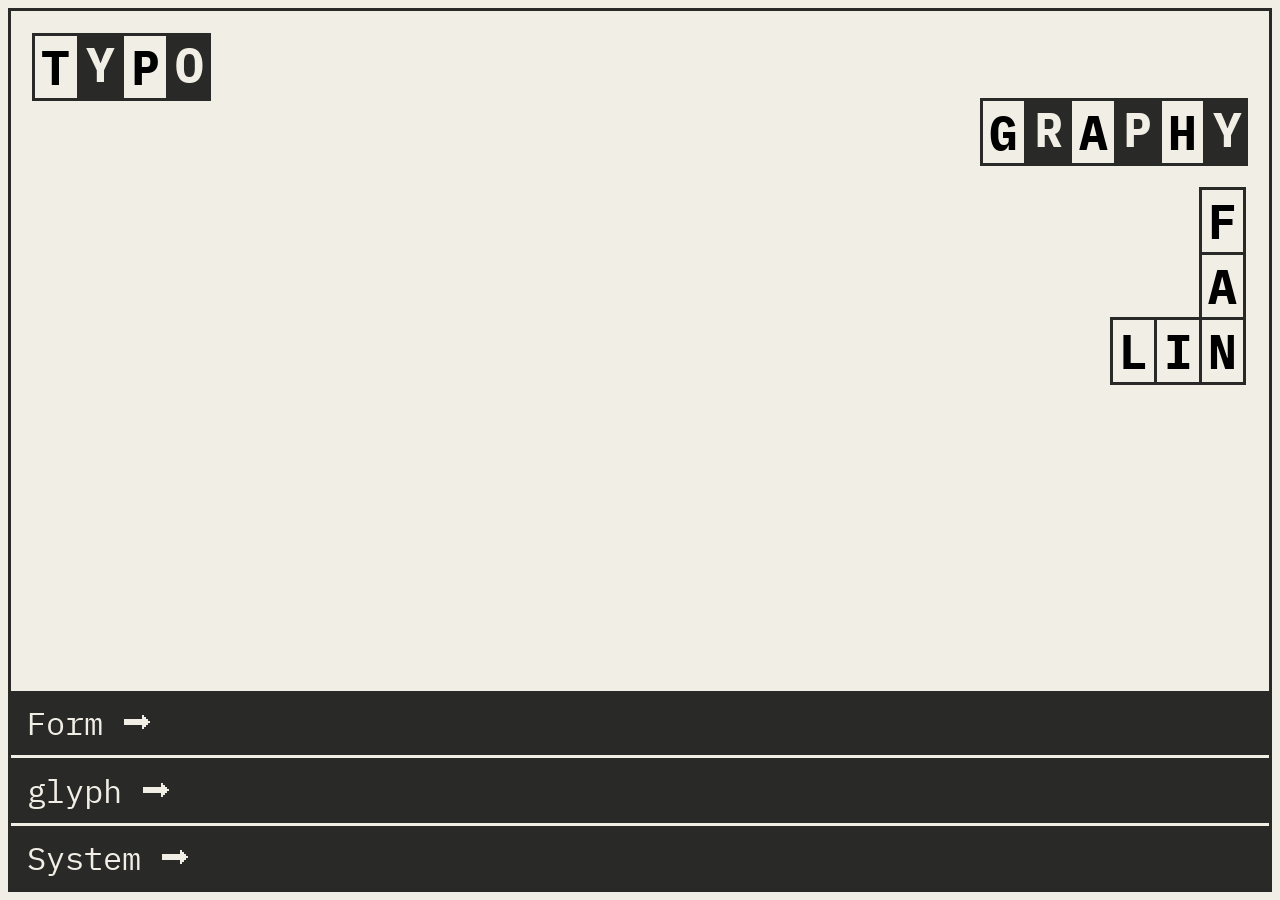
<file: index.html>
<html>
	<head>
		<meta name="viewport" content="width=device-width, initial-scale=1">
		<title>Binding</title>
		<style>
			@import 'styles/reset.css' layer(reset);
			/* @import 'styles/common.css' layer(common); */
			@import 'style.css' layer(page);
		</style>
		<link href="https://fonts.googleapis.com/css2?family=IBM+Plex+Mono:wght@400;500;600&display=swap" rel="stylesheet">
	</head>

	<body>
		<header>
			<section>
				<h1>T</h1>
				<h1 class="black">Y</h1>
				<h1>P</h1>
				<h1 class="black">O</h1>
			</section>

			<section>
				<h1>G</h1>
				<h1 class="black">R</h1>
				<h1>A</h1>
				<h1 class="black">P</h1>
				<h1>H</h1>
				<h1 class="black">Y</h1>
			</section>

			<section>
				<section>
					<h1>F</h1>
					<h1>A</h1>
				</section>

				<section>
					<h1>L</h1>
					<h1>I</h1>
					<h1>N</h1>
				</section>
			</section>

		</header>

		<nav>
			<ol>
				<li class="direction-1">
					<a href="A1-The Shape of Words">Form ⮕</a>
				</li>
				<li class="direction-2">
					<a href="A2-Typography as Discourse/">glyph ⮕</a>
				</li>
				<li class="direction-3">
					<a href="A3-A note on the type/">System ⮕</a>
				</li>
			</ol>
		</nav>
	</body>
</html>
</file>
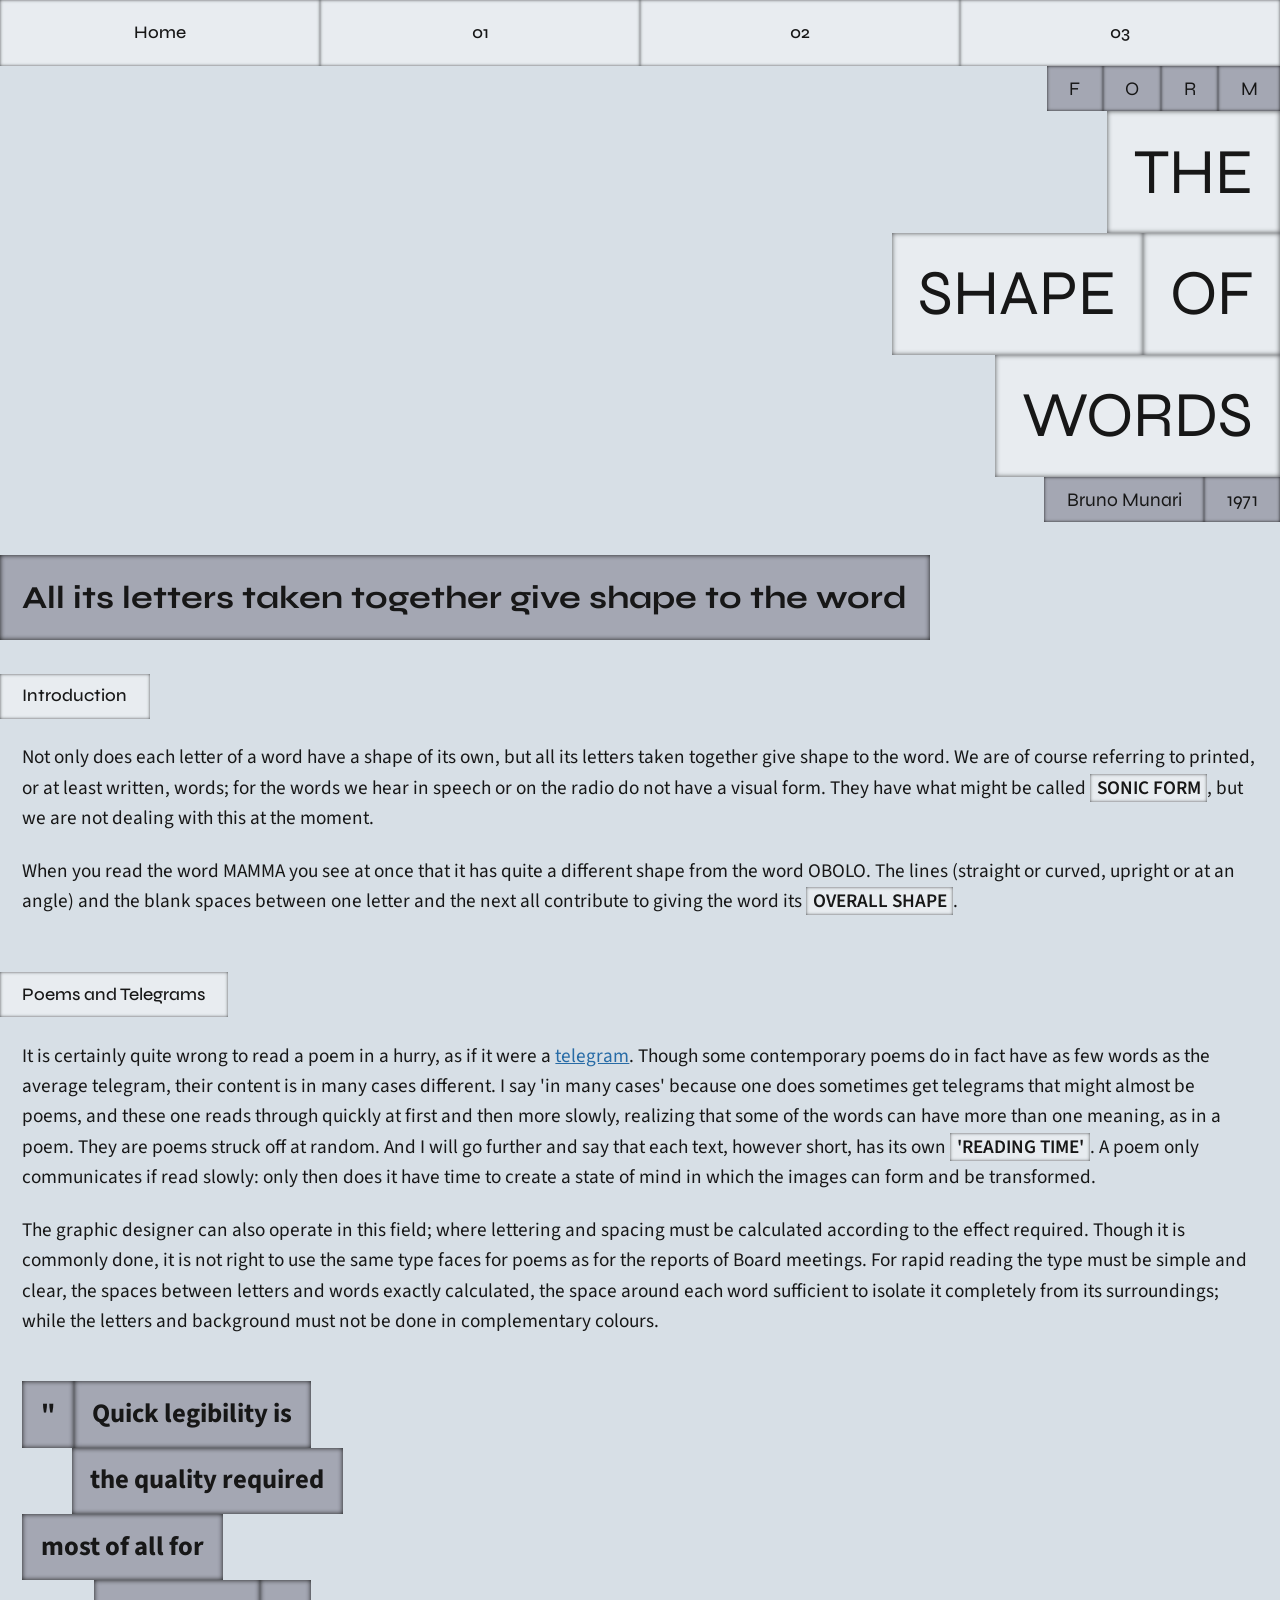
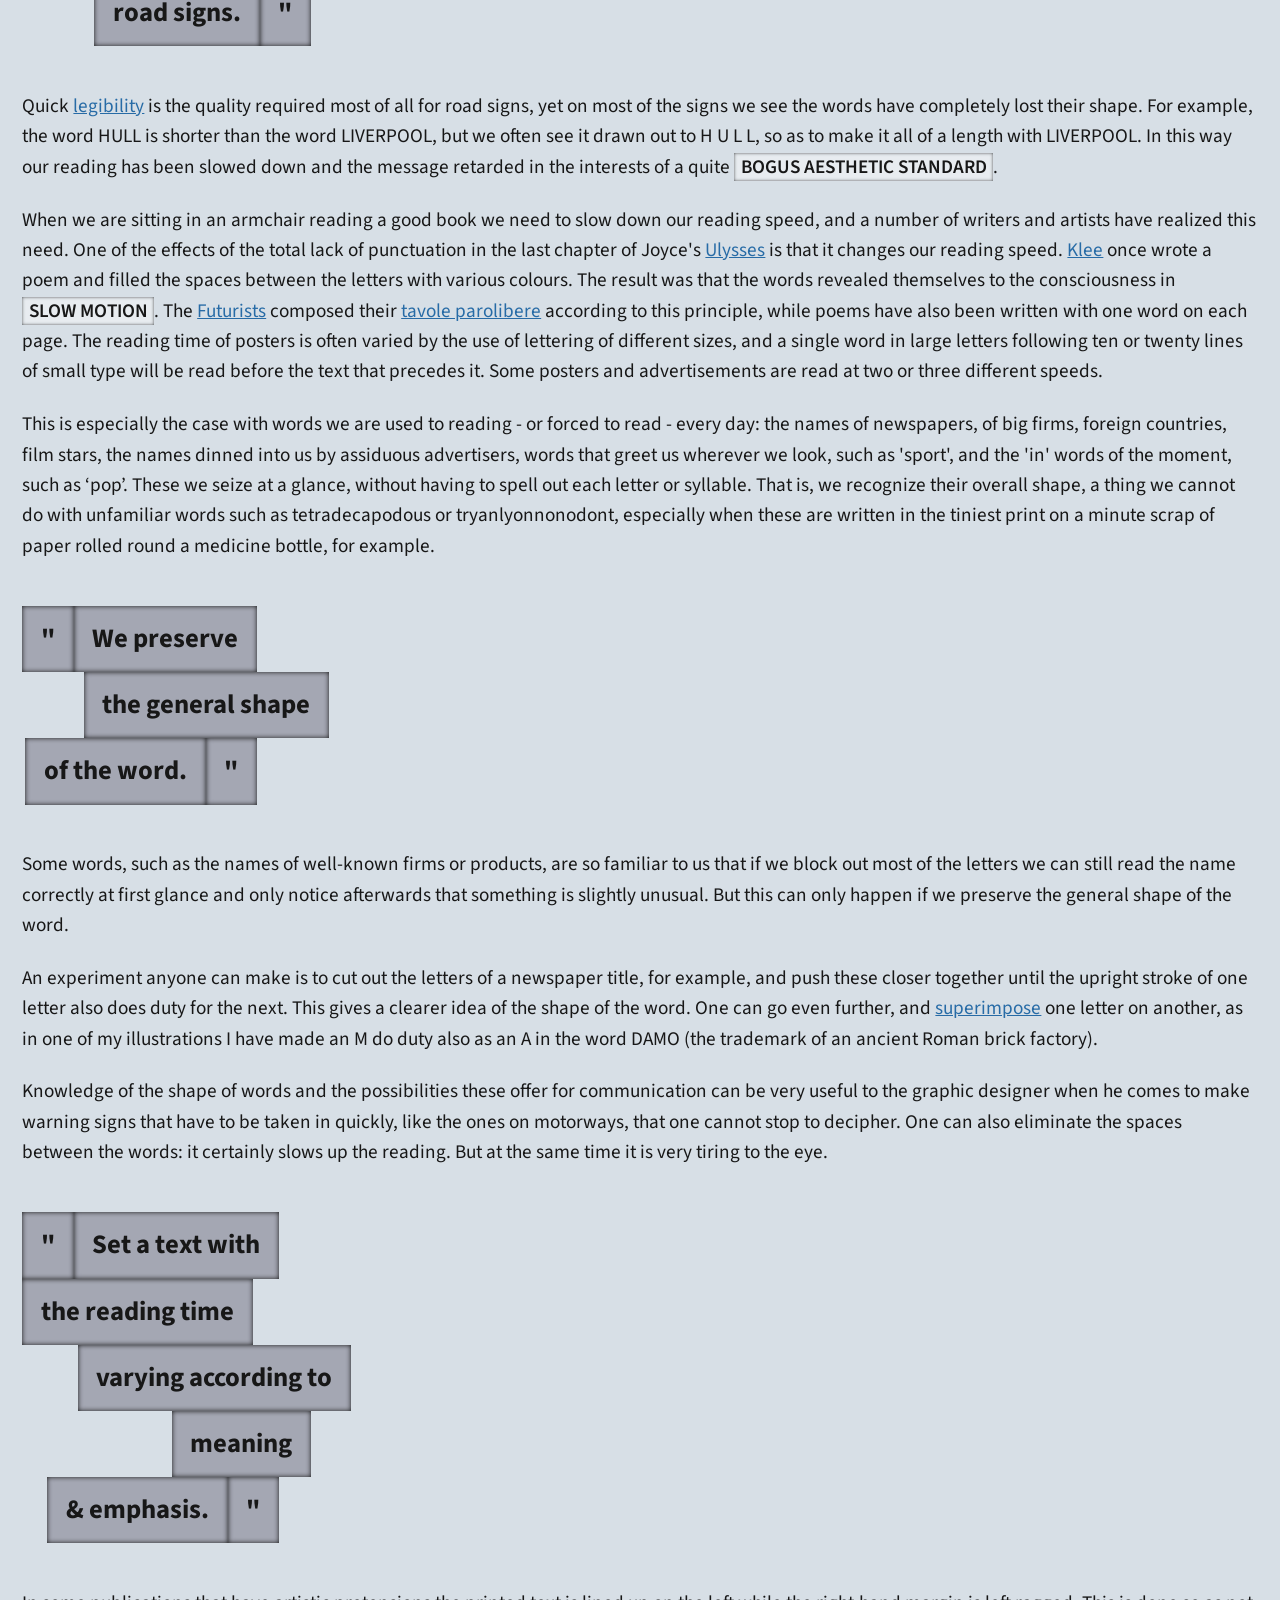
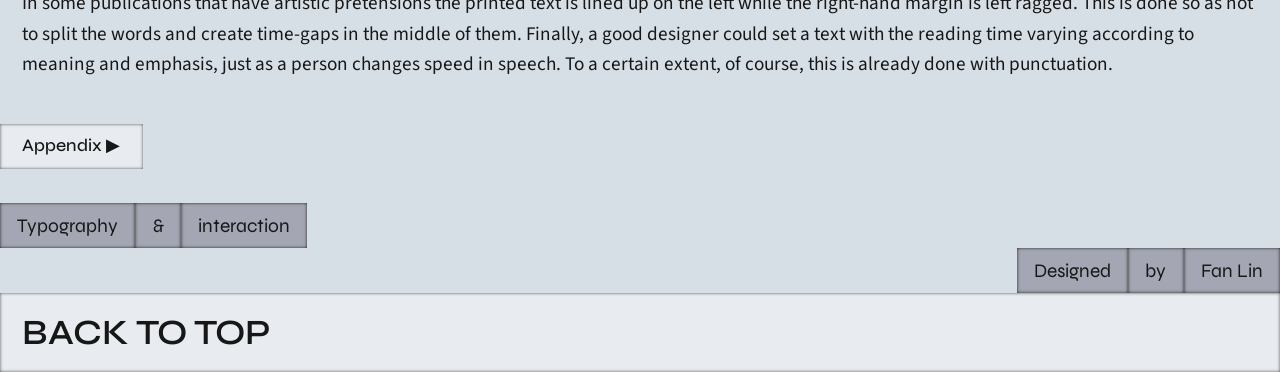
<file: A1-The Shape of Words/index.html>
<!doctype html>
<html lang="en">

	<head>
		<meta name="viewport" content="width=device-width, initial-scale=1">
		<title>A1-The Shape of Words</title>

		<style>
			@import '../styles/reset.css' layer(reset);
			@import '../styles/common.css' layer(common);
			@import 'style.css' layer(page);
		</style>

		<link rel="preconnect" href="https://fonts.googleapis.com">
		<link rel="preconnect" href="https://fonts.gstatic.com" crossorigin>
		<link href="https://fonts.googleapis.com/css2?family=Source+Sans+3:wght@400;500;600;700&display=swap" rel="stylesheet">
		<link href="https://fonts.googleapis.com/css2?family=Syne:wght@400;500;600;700;800&display=swap" rel="stylesheet">
	</head>

<body>
	<nav>
		<ol>
			<li class="home">
				<a href="../">Home</a>
			</li>
			<li class="direction-1">
				<a href="../A1-The Shape of Words">01</a>
			</li>
			<li class="direction-2">
				<a href="../A2-Typography as Discourse/">02</a>
			</li>
			<li class="direction-3">
				<a href="../A3-A note on the type/">03</a>
			</li>
		</ol>
	</nav>

	<header>
		<section class="form">
			<h2>F</h2>
			<h2>O</h2>
			<h2>R</h2>
			<h2>M</h2>
		</section>

		<section class="h1">
			<h1>The </h1>
			<section>
				<h1>Shape</h1>
				<h1>of</h1>
			</section>
			<h1>Words</h1>
		</section>

		<section class="h2">
			<h2>Bruno Munari</h2>
			<h2>1971</h2>
		</section>
	</header>

	<main>
		<blockquote class="first-quote">All its letters taken together give shape to the word</blockquote>

		<article>
			<section>
				<h3>Introduction</h3>
				<p>Not only does each letter of a word have a shape of its own, but all its letters taken together give shape to the word. We are of course referring to printed, or at least written, words; for the words we hear in speech or on the radio do not have a visual form. They have what might be called
					<em>sonic form</em>, but we are not dealing with this at the moment.</p>
				<p>When you read the word MAMMA you see at once that it has quite a different shape from the word OBOLO. The lines (straight or curved, upright or at an angle) and the blank spaces between one letter and the next all contribute to giving the word its
					<em>overall shape</em>.</p>
			</section>

			<section>
				<h3>Poems and Telegrams</h3>
				<p>It is certainly quite wrong to read a poem in a hurry, as if it were a
					<a href="https://en.wikipedia.org/wiki/Telegram">telegram</a>. Though some contemporary poems do in fact have as few words as the average telegram, their content is in many cases different. I say 'in many cases' because one does sometimes get telegrams that might almost be poems, and these one reads through quickly at first and then more slowly, realizing that some of the words can have more than one meaning, as in a poem. They are poems struck off at random. And I will go further and say that each text, however short, has its own
					<em>'reading time'</em>. A poem only communicates if read slowly: only then does it have time to create a state of mind in which the images can form and be transformed.</p>
				<p>The graphic designer can also operate in this field; where lettering and spacing must be calculated according to the effect required. Though it is commonly done, it is not right to use the same type faces for poems as for the reports of Board meetings. For rapid reading the type must be simple and clear, the spaces between letters and words exactly calculated, the space around each word sufficient to isolate it completely from its surroundings; while the letters and background must not be done in complementary colours.</p>
				<blockquote>
					<section>
						<p>"</p>
						<p>Quick legibility is</p>
					</section>
					<p class="center">the quality required</p>
					<p>most of all for </p>
					<section>
						<p>road signs.</p>
						<p>"</p>
					</section>
				</blockquote>
				<p>Quick
					<a href="https://typetype.org/blog/legibility-vs-readability-what-is-the-difference/">legibility</a> is the quality required most of all for road signs, yet on most of the signs we see the words have completely lost their shape. For example, the word HULL is shorter than the word LIVERPOOL, but we often see it drawn out to H U L L, so as to make it all of a length with LIVERPOOL. In this way our reading has been slowed down and the message retarded in the interests of a quite
					<em>bogus aesthetic standard</em>.</p>
				<p>When we are sitting in an armchair reading a good book we need to slow down our reading speed, and a number of writers and artists have realized this need. One of the effects of the total lack of punctuation in the last chapter of Joyce's
					<a href="https://www.gutenberg.org/ebooks/4300">Ulysses</a> is that it changes our reading speed.
					<a href="https://www.britannica.com/biography/Paul-Klee">Klee</a> once wrote a poem and filled the spaces between the letters with various colours. The result was that the words revealed themselves to the consciousness in
					<em>slow motion</em>. The
					<a href="https://www.britannica.com/art/Futurism">Futurists</a> composed their
					<a href="https://www.metmuseum.org/de/perspectives/a-revolution-in-language">tavole parolibere</a> according to this principle, while poems have also been written with one word on each page. The reading time of posters is often varied by the use of lettering of different sizes, and a single word in large letters following ten or twenty lines of small type will be read before the text that precedes it. Some posters and advertisements are read at two or three different speeds.</p>
				<p>This is especially the case with words we are used to reading - or forced to read - every day: the names of newspapers, of big firms, foreign countries, film stars, the names dinned into us by assiduous advertisers, words that greet us wherever we look, such as 'sport', and the 'in' words of the moment, such as ‘pop’. These we seize at a glance, without having to spell out each letter or syllable. That is, we recognize their overall shape, a thing we cannot do with unfamiliar words such as tetradecapodous or tryanlyonnonodont, especially when these are written in the tiniest print on a minute scrap of paper rolled round a medicine bottle, for example.</p>
				<blockquote>
					<section>
						<p>"</p>
						<p>We preserve</p>
					</section>
					<p class="right">the general shape</p>
					<section>
						<p>of the word.</p>
						<p>"</p>
					</section>
				</blockquote>
				<p>Some words, such as the names of well-known firms or products, are so familiar to us that if we block out most of the letters we can still read the name correctly at first glance and only notice afterwards that something is slightly unusual. But this can only happen if we preserve the general shape of the word.</p>
				<p>An experiment anyone can make is to cut out the letters of a newspaper title, for example, and push these closer together until the upright stroke of one letter also does duty for the next. This gives a clearer idea of the shape of the word. One can go even further, and
					<a href="https://www.merriam-webster.com/dictionary/superimpose">superimpose</a> one letter on another, as in one of my illustrations I have made an M do duty also as an A in the word DAMO (the trademark of an ancient Roman brick factory).</p>
				<p>Knowledge of the shape of words and the possibilities these offer for communication can be very useful to the graphic designer when he comes to make warning signs that have to be taken in quickly, like the ones on motorways, that one cannot stop to decipher. One can also eliminate the spaces between the words: it certainly slows up the reading. But at the same time it is very tiring to the eye.</p>
				<blockquote>
					<section>
						<p>"</p>
						<p>Set a text with</p>
					</section>
					<p>the reading time</p>
					<p class="right">varying according to</p>
					<p class="center">meaning</p>
					<section>
						<p>& emphasis.</p>
						<p>"</p>
					</section>
				</blockquote>
				<p>In some publications that have artistic pretensions the printed text is lined up on the left while the right-hand margin is left ragged. This is done so as not to split the words and create time-gaps in the middle of them. Finally, a good designer could set a text with the reading time varying according to meaning and emphasis, just as a person changes speed in speech. To a certain extent, of course, this is already done with punctuation.</p>
			</section>
		</article>

		</article>

		<details id="Appendix">
			<summary>
				<h3>Appendix ▶</h3>
			</summary>
			<ul>
				<li><a href="https://www.merriam-webster.com/dictionary/superimpose">Superimpose - Merriam Webster</a></li>
				<li><a href="https://en.wikipedia.org/wiki/Bruno_Munari">Bruno Munari</a></li>
				<li><a href="https://readings.design/PDF/Bruno-Munari-The-Shape-of-Words-and-Poems-and-Telegrams-in-Design-as-Art-1971.pdf">The Shape of Words and Poems and Telegrams - Bruno Munari</a></li>
				<li><a href="https://typetype.org/blog/legibility-vs-readability-what-is-the-difference/">Legibility vs Readability: What's the Difference? — TypeType</a></li>
				<li><a href="https://en.wikipedia.org/wiki/Telegram">Telegram - Wikipedia</a></li>
				<li><a href="https://www.gutenberg.org/ebooks/4300">Ulysses - Project Gutenberg</a></li>
				<li><a href="https://www.britannica.com/art/Futurism">Futurists - Britannica</a></li>
				<li><a href="https://www.britannica.com/biography/Paul-Klee">Paul Klee - Britannica</a></li>
				<li><a href="https://www.metmuseum.org/de/perspectives/a-revolution-in-language">Tavole parolibere - A Revolution in Language</a> </li>
			</ul>
		</details>
	</main>

	<footer>
		<section>
			<p>Typography</p>
			<p>&</p>
			<p>interaction</p>
		</section>

		<section>
			<p>Designed</p>
			<p>by</p>
			<p>Fan Lin</p>
		</section>

		<a id="top" href="#">Back to Top</a>
	</footer>
</body>

<html>
</file>
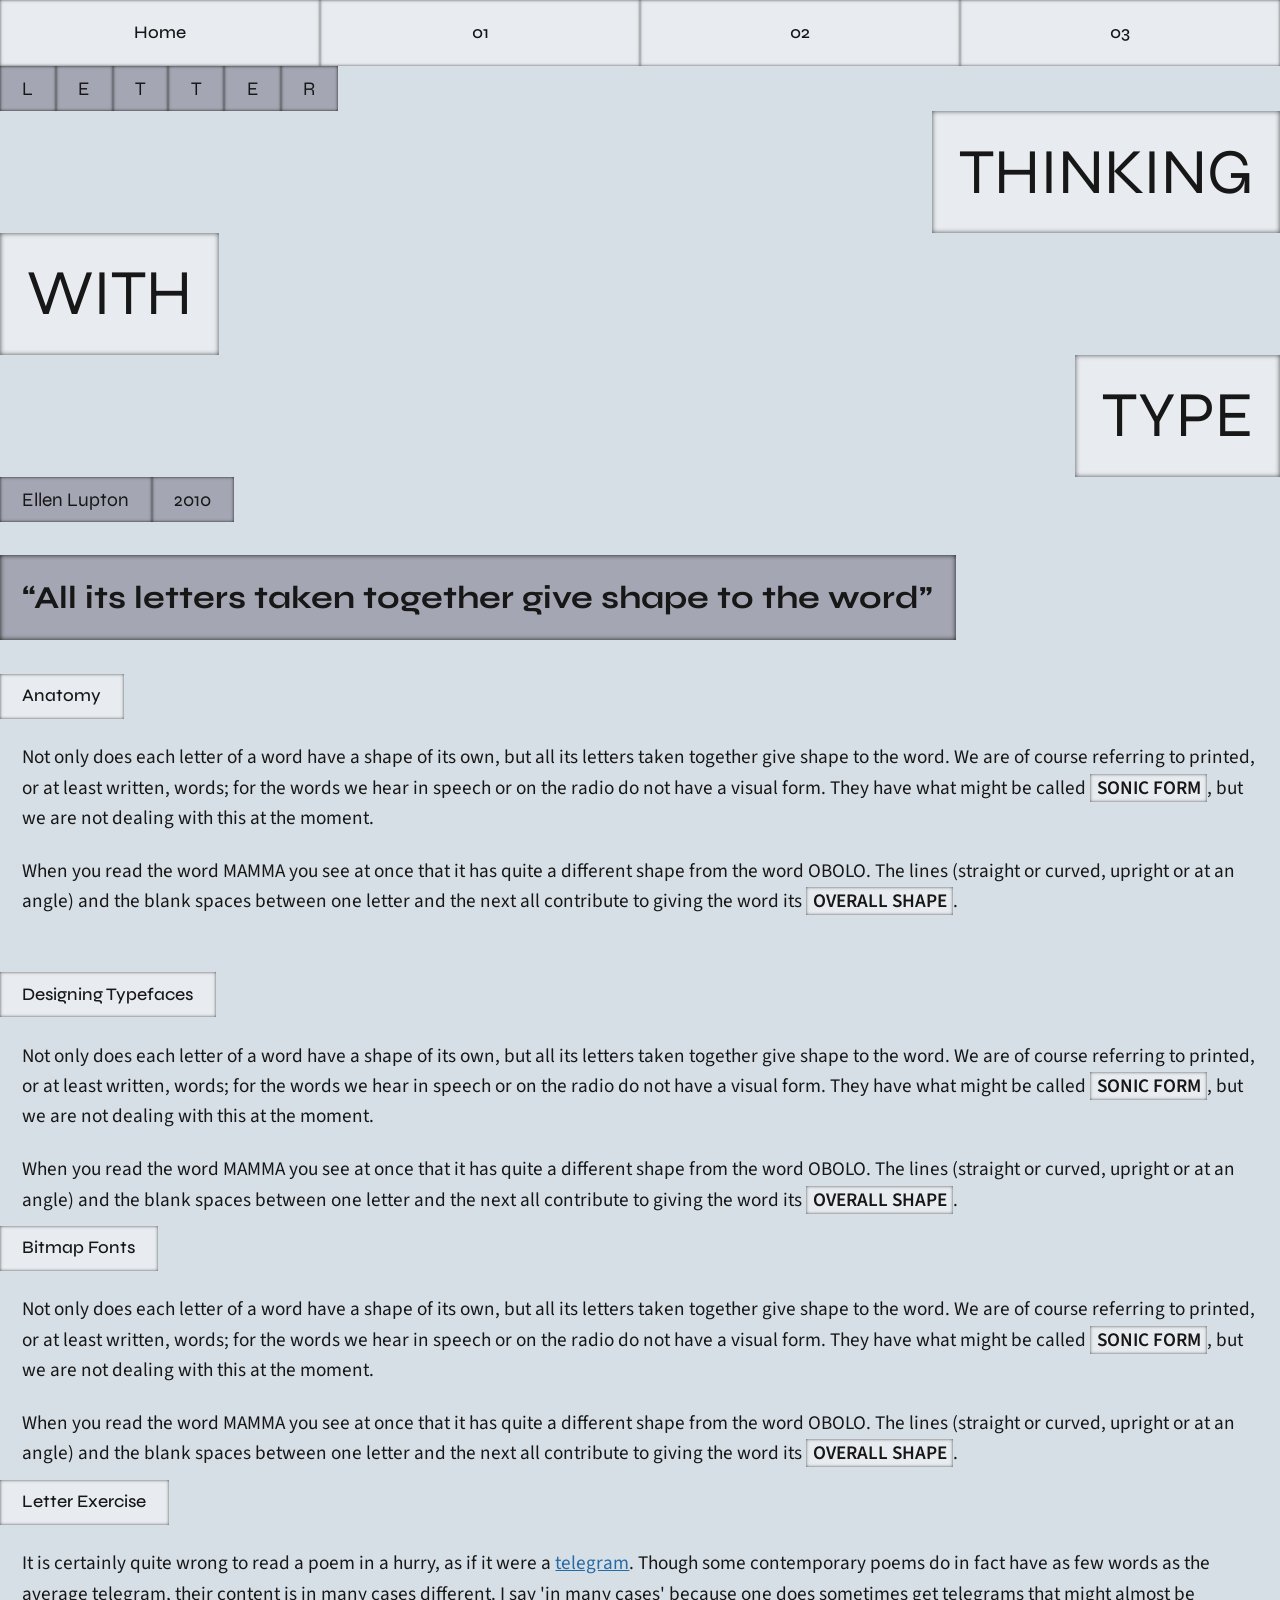
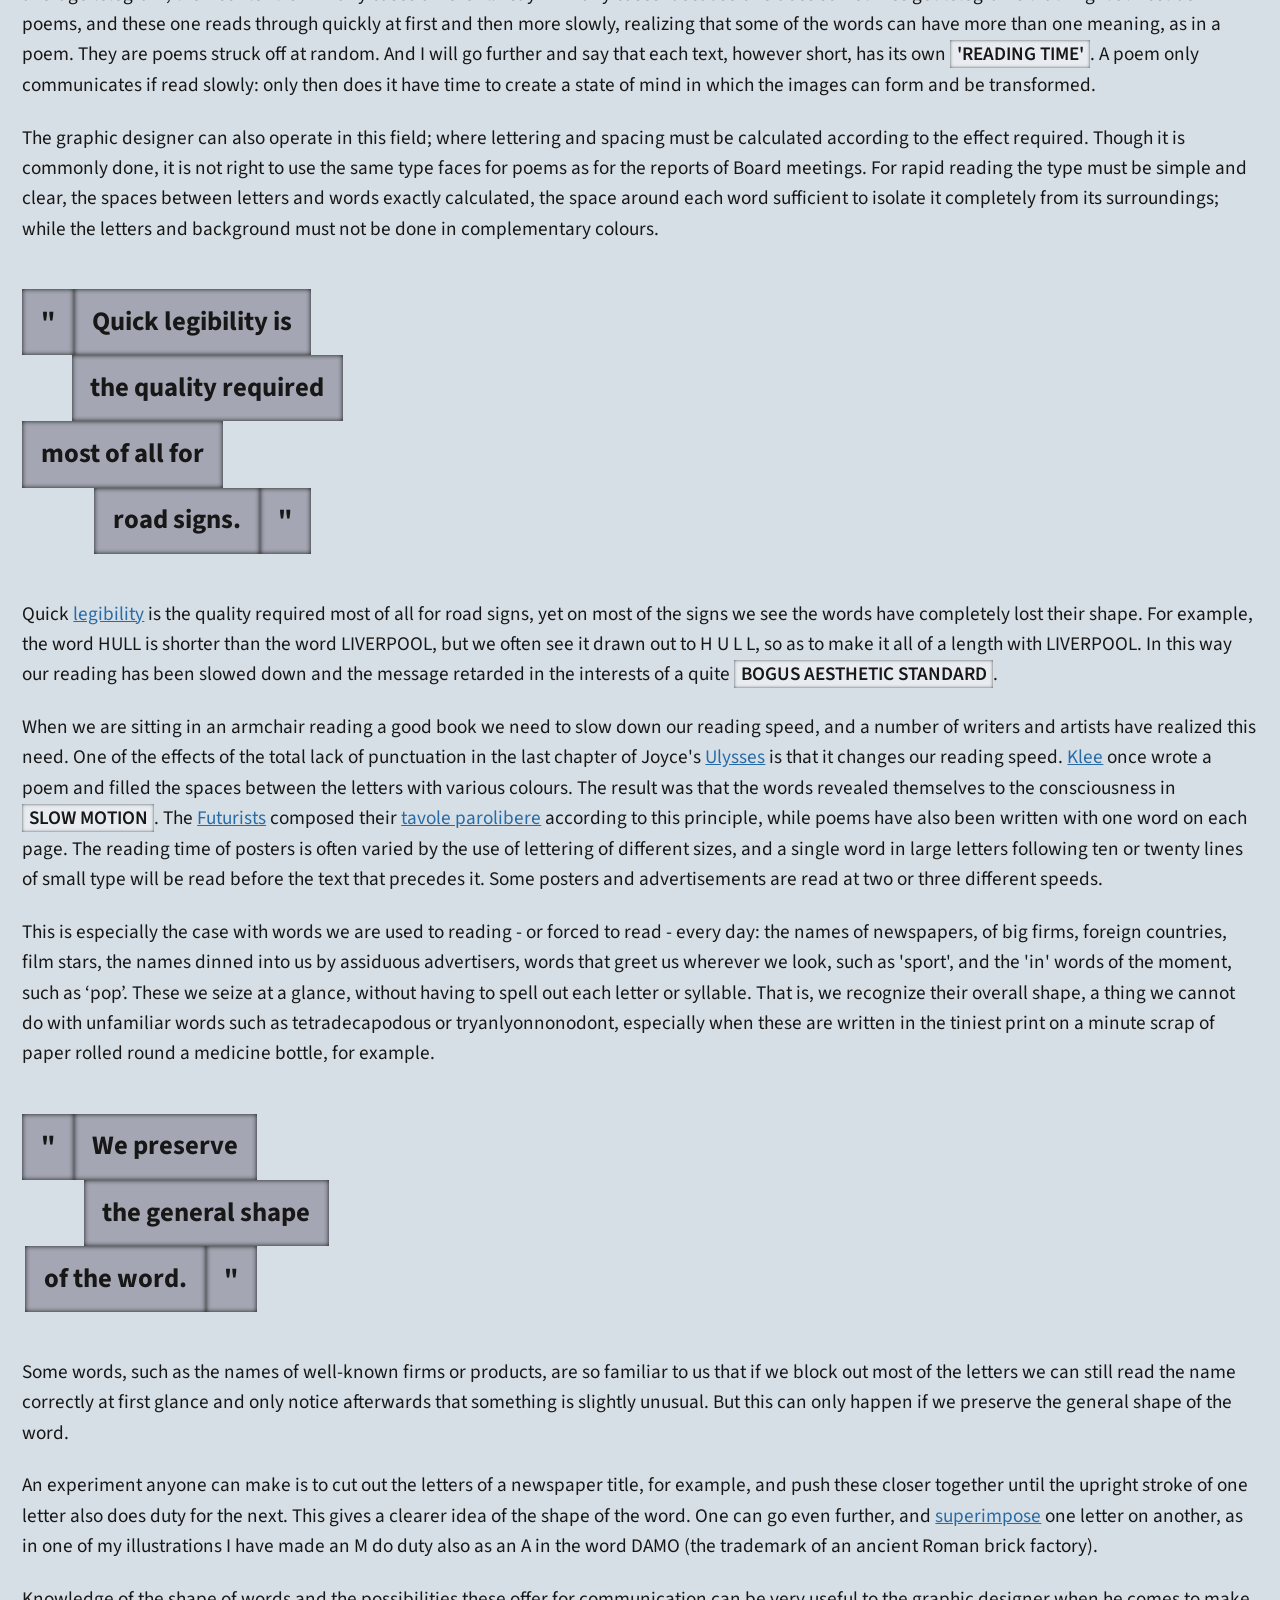
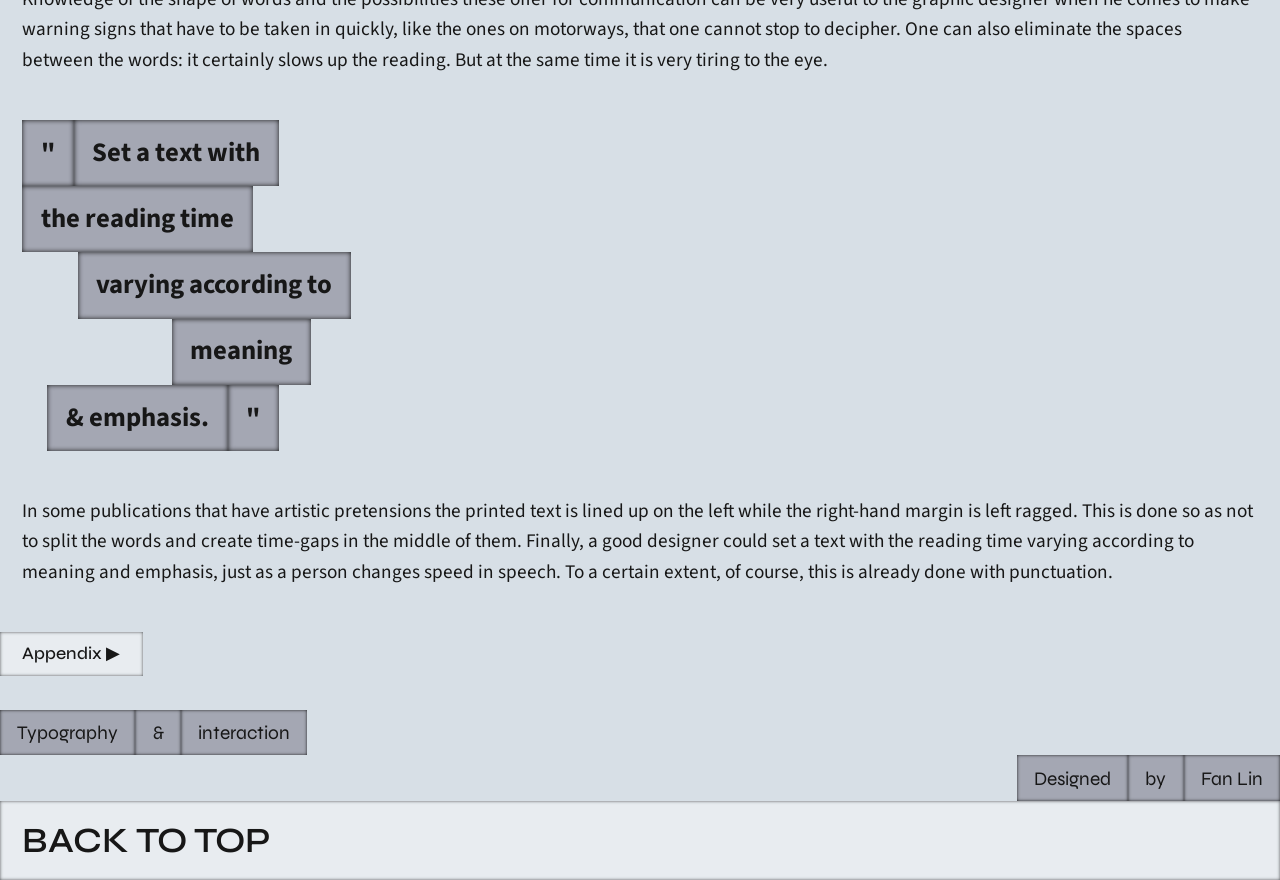
<file: A2-Typography as Discourse/index.html>
<!doctype html>
<html lang="en">

	<head>
		<meta name="viewport" content="width=device-width, initial-scale=1">
		<title>A2-Thinking With Type - Letter</title>

		<style>
			@import '../styles/reset.css' layer(reset);
			@import '../styles/common.css' layer(common);
			@import 'style.css' layer(page);
		</style>

		<link rel="preconnect" href="https://fonts.googleapis.com">
		<link rel="preconnect" href="https://fonts.gstatic.com" crossorigin>
		<link href="https://fonts.googleapis.com/css2?family=Source+Sans+3:wght@400;500;600;700&display=swap" rel="stylesheet">
		<link href="https://fonts.googleapis.com/css2?family=Syne:wght@400;500;600;700;800&display=swap" rel="stylesheet">
	</head>

<body>
	<nav>
		<ol>
			<li class="home">
				<a href="../">Home</a>
			</li>
			<li class="direction-1">
				<a href="../A1-The Shape of Words">01</a>
			</li>
			<li class="direction-2">
				<a href="../A2-Typography as Discourse/">02</a>
			</li>
			<li class="direction-3">
				<a href="../A3-A note on the type/">03</a>
			</li>
		</ol>
	</nav>

	<header>
		<section>
			<h2>L</h2>
			<h2>E</h2>
			<h2>T</h2>
			<h2>T</h2>
			<h2>E</h2>
			<h2>R</h2>
		</section>

		<section class="h1">
			<h1 class="right">Thinking</h1>
			<h1 class="left">with</h1>
			<h1 class="right">Type</h1>
		</section>

		<section class="h2">
			<h2>Ellen Lupton</h2>
			<h2>2010</h2>
		</section>
	</header>

	<main>
		<blockquote class="first-quote">“All its letters taken together give shape to the word”</blockquote>

		<article>
			<section>
				<h3>Anatomy</h3>
				<p>Not only does each letter of a word have a shape of its own, but all its letters taken together give shape to the word. We are of course referring to printed, or at least written, words; for the words we hear in speech or on the radio do not have a visual form. They have what might be called
					<em>sonic form</em>, but we are not dealing with this at the moment.</p>
				<p>When you read the word MAMMA you see at once that it has quite a different shape from the word OBOLO. The lines (straight or curved, upright or at an angle) and the blank spaces between one letter and the next all contribute to giving the word its
					<em>overall shape</em>.</p>
			</section>

			<section>
				<h3>Designing Typefaces</h3>
				<p>Not only does each letter of a word have a shape of its own, but all its letters taken together give shape to the word. We are of course referring to printed, or at least written, words; for the words we hear in speech or on the radio do not have a visual form. They have what might be called
					<em>sonic form</em>, but we are not dealing with this at the moment.</p>
				<p>When you read the word MAMMA you see at once that it has quite a different shape from the word OBOLO. The lines (straight or curved, upright or at an angle) and the blank spaces between one letter and the next all contribute to giving the word its
					<em>overall shape</em>.</p>
			</section>

			<section>
				<h3>Bitmap Fonts</h3>
				<p>Not only does each letter of a word have a shape of its own, but all its letters taken together give shape to the word. We are of course referring to printed, or at least written, words; for the words we hear in speech or on the radio do not have a visual form. They have what might be called
					<em>sonic form</em>, but we are not dealing with this at the moment.</p>
				<p>When you read the word MAMMA you see at once that it has quite a different shape from the word OBOLO. The lines (straight or curved, upright or at an angle) and the blank spaces between one letter and the next all contribute to giving the word its
					<em>overall shape</em>.</p>
			</section>

			<section>
				<h3>Letter Exercise</h3>
				<p>It is certainly quite wrong to read a poem in a hurry, as if it were a
					<a href="https://en.wikipedia.org/wiki/Telegram">telegram</a>. Though some contemporary poems do in fact have as few words as the average telegram, their content is in many cases different. I say 'in many cases' because one does sometimes get telegrams that might almost be poems, and these one reads through quickly at first and then more slowly, realizing that some of the words can have more than one meaning, as in a poem. They are poems struck off at random. And I will go further and say that each text, however short, has its own
					<em>'reading time'</em>. A poem only communicates if read slowly: only then does it have time to create a state of mind in which the images can form and be transformed.</p>
				<p>The graphic designer can also operate in this field; where lettering and spacing must be calculated according to the effect required. Though it is commonly done, it is not right to use the same type faces for poems as for the reports of Board meetings. For rapid reading the type must be simple and clear, the spaces between letters and words exactly calculated, the space around each word sufficient to isolate it completely from its surroundings; while the letters and background must not be done in complementary colours.</p>
				<blockquote>
					<section>
						<p>"</p>
						<p>Quick legibility is</p>
					</section>
					<p class="center">the quality required</p>
					<p>most of all for </p>
					<section>
						<p>road signs.</p>
						<p>"</p>
					</section>
				</blockquote>
				<p>Quick
					<a href="https://typetype.org/blog/legibility-vs-readability-what-is-the-difference/">legibility</a> is the quality required most of all for road signs, yet on most of the signs we see the words have completely lost their shape. For example, the word HULL is shorter than the word LIVERPOOL, but we often see it drawn out to H U L L, so as to make it all of a length with LIVERPOOL. In this way our reading has been slowed down and the message retarded in the interests of a quite
					<em>bogus aesthetic standard</em>.</p>
				<p>When we are sitting in an armchair reading a good book we need to slow down our reading speed, and a number of writers and artists have realized this need. One of the effects of the total lack of punctuation in the last chapter of Joyce's
					<a href="https://www.gutenberg.org/ebooks/4300">Ulysses</a> is that it changes our reading speed.
					<a href="https://www.britannica.com/biography/Paul-Klee">Klee</a> once wrote a poem and filled the spaces between the letters with various colours. The result was that the words revealed themselves to the consciousness in
					<em>slow motion</em>. The
					<a href="https://www.britannica.com/art/Futurism">Futurists</a> composed their
					<a href="https://www.metmuseum.org/de/perspectives/a-revolution-in-language">tavole parolibere</a> according to this principle, while poems have also been written with one word on each page. The reading time of posters is often varied by the use of lettering of different sizes, and a single word in large letters following ten or twenty lines of small type will be read before the text that precedes it. Some posters and advertisements are read at two or three different speeds.</p>
				<p>This is especially the case with words we are used to reading - or forced to read - every day: the names of newspapers, of big firms, foreign countries, film stars, the names dinned into us by assiduous advertisers, words that greet us wherever we look, such as 'sport', and the 'in' words of the moment, such as ‘pop’. These we seize at a glance, without having to spell out each letter or syllable. That is, we recognize their overall shape, a thing we cannot do with unfamiliar words such as tetradecapodous or tryanlyonnonodont, especially when these are written in the tiniest print on a minute scrap of paper rolled round a medicine bottle, for example.</p>
				<blockquote>
					<section>
						<p>"</p>
						<p>We preserve</p>
					</section>
					<p class="right">the general shape</p>
					<section>
						<p>of the word.</p>
						<p>"</p>
					</section>
				</blockquote>
				<p>Some words, such as the names of well-known firms or products, are so familiar to us that if we block out most of the letters we can still read the name correctly at first glance and only notice afterwards that something is slightly unusual. But this can only happen if we preserve the general shape of the word.</p>
				<p>An experiment anyone can make is to cut out the letters of a newspaper title, for example, and push these closer together until the upright stroke of one letter also does duty for the next. This gives a clearer idea of the shape of the word. One can go even further, and
					<a href="https://www.merriam-webster.com/dictionary/superimpose">superimpose</a> one letter on another, as in one of my illustrations I have made an M do duty also as an A in the word DAMO (the trademark of an ancient Roman brick factory).</p>
				<p>Knowledge of the shape of words and the possibilities these offer for communication can be very useful to the graphic designer when he comes to make warning signs that have to be taken in quickly, like the ones on motorways, that one cannot stop to decipher. One can also eliminate the spaces between the words: it certainly slows up the reading. But at the same time it is very tiring to the eye.</p>
				<blockquote>
					<section>
						<p>"</p>
						<p>Set a text with</p>
					</section>
					<p>the reading time</p>
					<p class="right">varying according to</p>
					<p class="center">meaning</p>
					<section>
						<p>& emphasis.</p>
						<p>"</p>
					</section>
				</blockquote>
				<p>In some publications that have artistic pretensions the printed text is lined up on the left while the right-hand margin is left ragged. This is done so as not to split the words and create time-gaps in the middle of them. Finally, a good designer could set a text with the reading time varying according to meaning and emphasis, just as a person changes speed in speech. To a certain extent, of course, this is already done with punctuation.</p>
			</section>
		</article>

		<details id="Appendix">
			<summary>
				<h3>Appendix ▶</h3>
			</summary>
			<ul>
				<li><a href="https://www.merriam-webster.com/dictionary/superimpose">Superimpose - Merriam Webster</a></li>
				<li><a href="https://en.wikipedia.org/wiki/Bruno_Munari">Bruno Munari</a></li>
				<li><a href="https://readings.design/PDF/Bruno-Munari-The-Shape-of-Words-and-Poems-and-Telegrams-in-Design-as-Art-1971.pdf">The Shape of Words and Poems and Telegrams - Bruno Munari</a></li>
				<li><a href="https://typetype.org/blog/legibility-vs-readability-what-is-the-difference/">Legibility vs Readability: What's the Difference? — TypeType</a></li>
				<li><a href="https://en.wikipedia.org/wiki/Telegram">Telegram - Wikipedia</a></li>
				<li><a href="https://www.gutenberg.org/ebooks/4300">Ulysses - Project Gutenberg</a></li>
				<li><a href="https://www.britannica.com/art/Futurism">Futurists - Britannica</a></li>
				<li><a href="https://www.britannica.com/biography/Paul-Klee">Paul Klee - Britannica</a></li>
				<li><a href="https://www.metmuseum.org/de/perspectives/a-revolution-in-language">Tavole parolibere - A Revolution in Language</a> </li>
			</ul>
		</details>
	</main>

	<footer>
		<section>
			<p>Typography</p>
			<p>&</p>
			<p>interaction</p>
		</section>

		<section>
			<p>Designed</p>
			<p>by</p>
			<p>Fan Lin</p>
		</section>

		<a id="top" href="#">Back to Top</a>
	</footer>
</body>

<html>
</file>
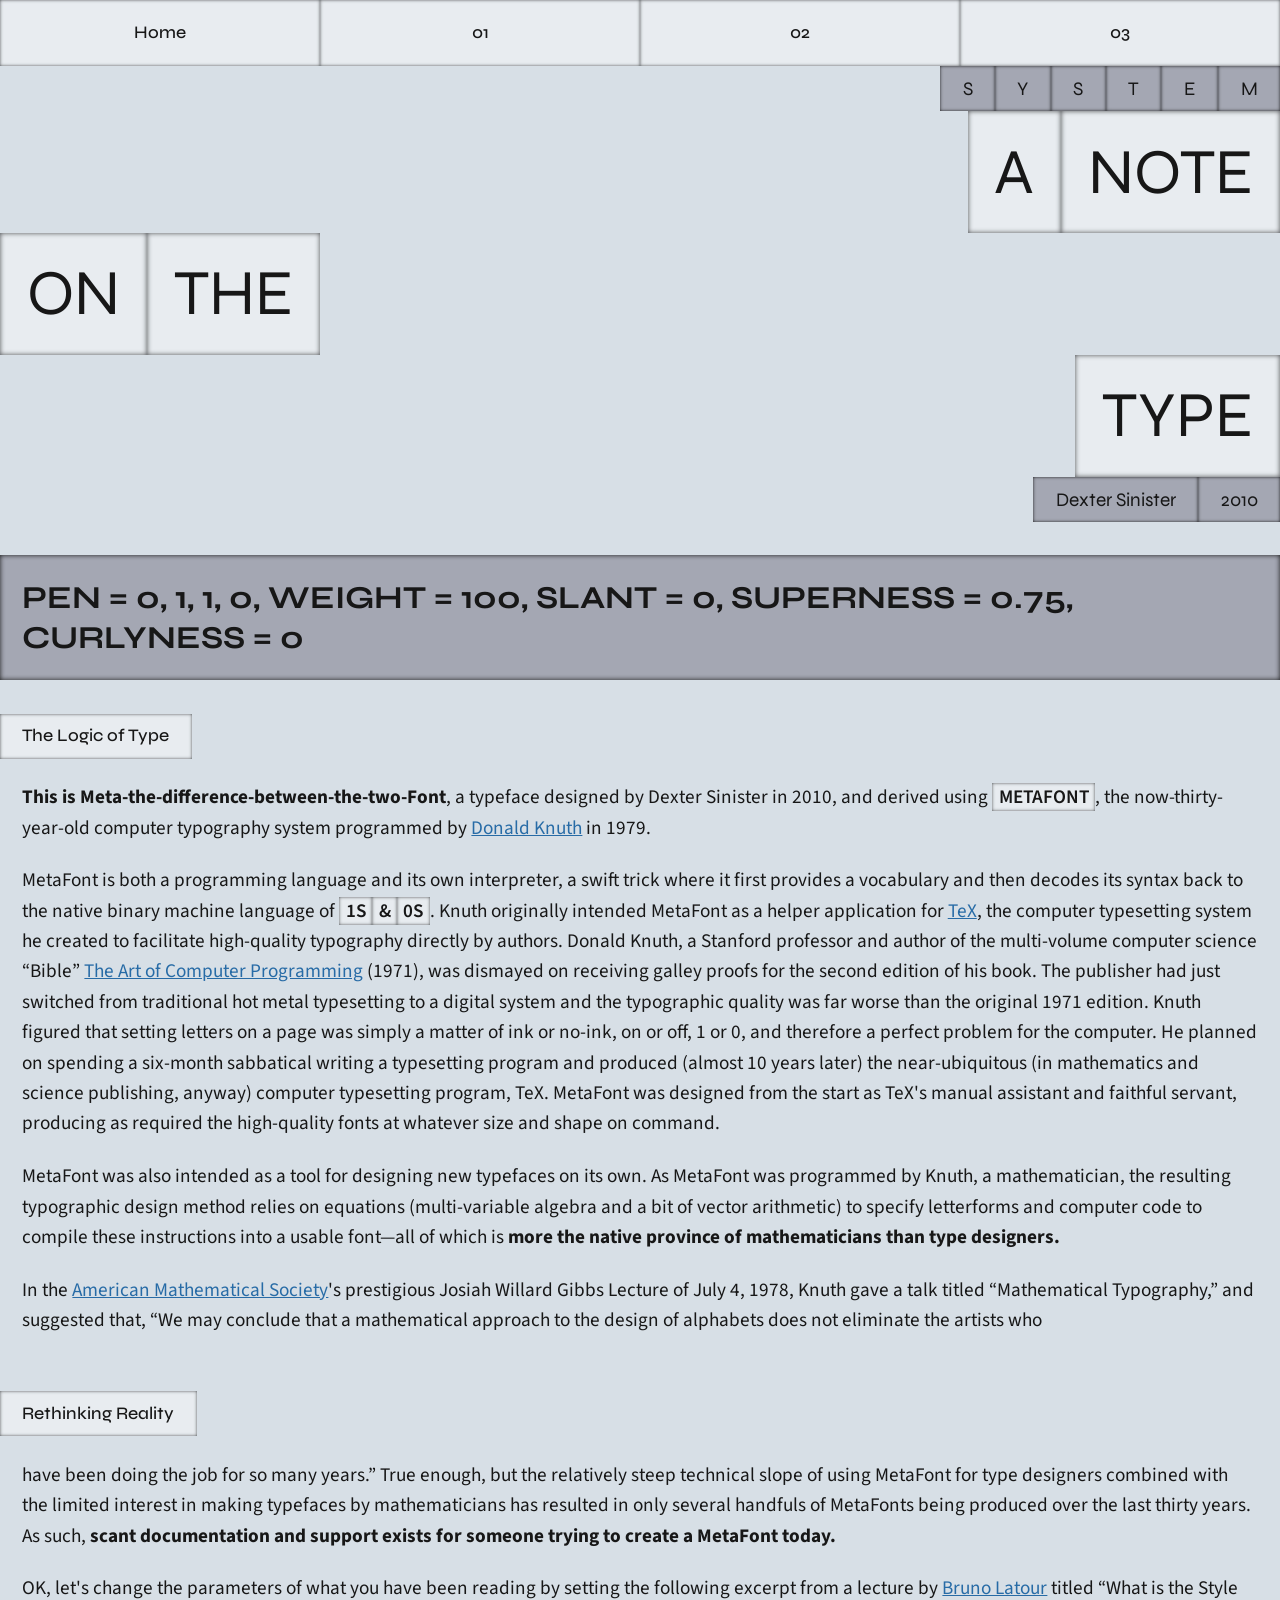
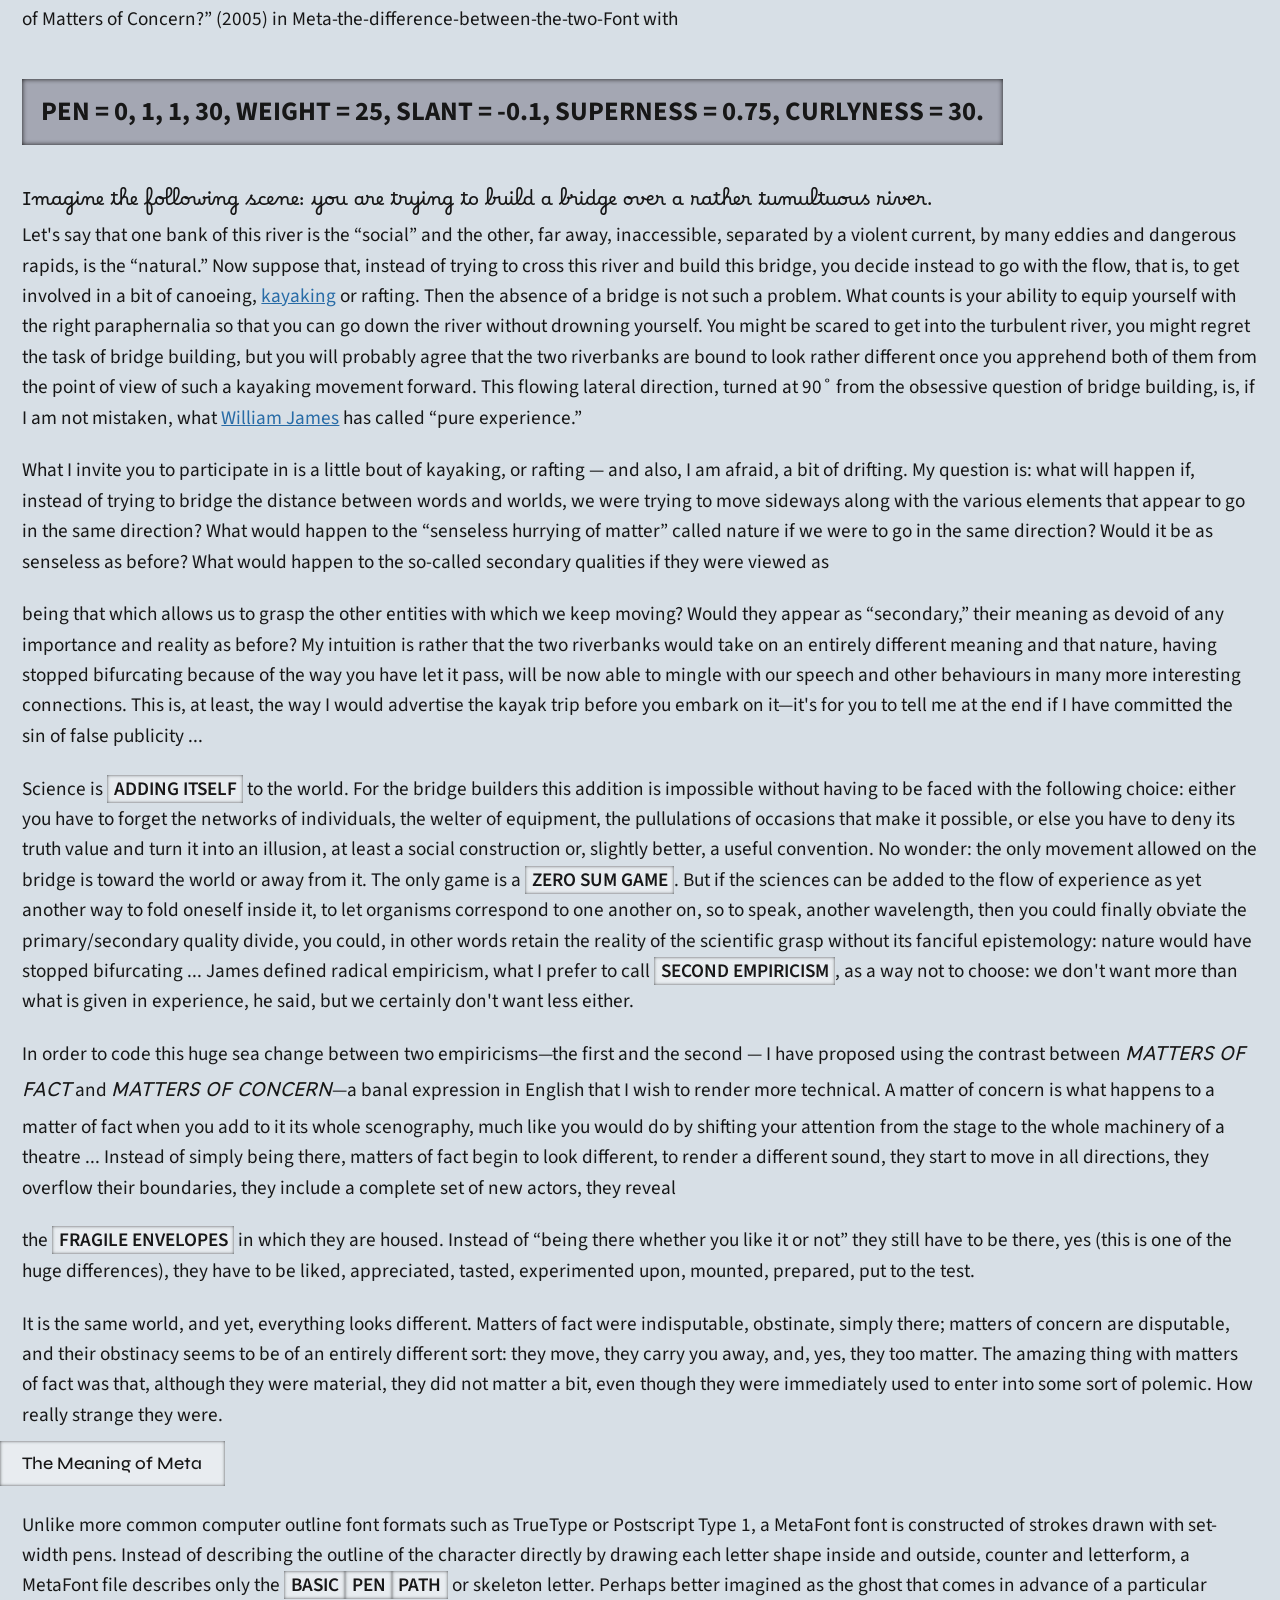
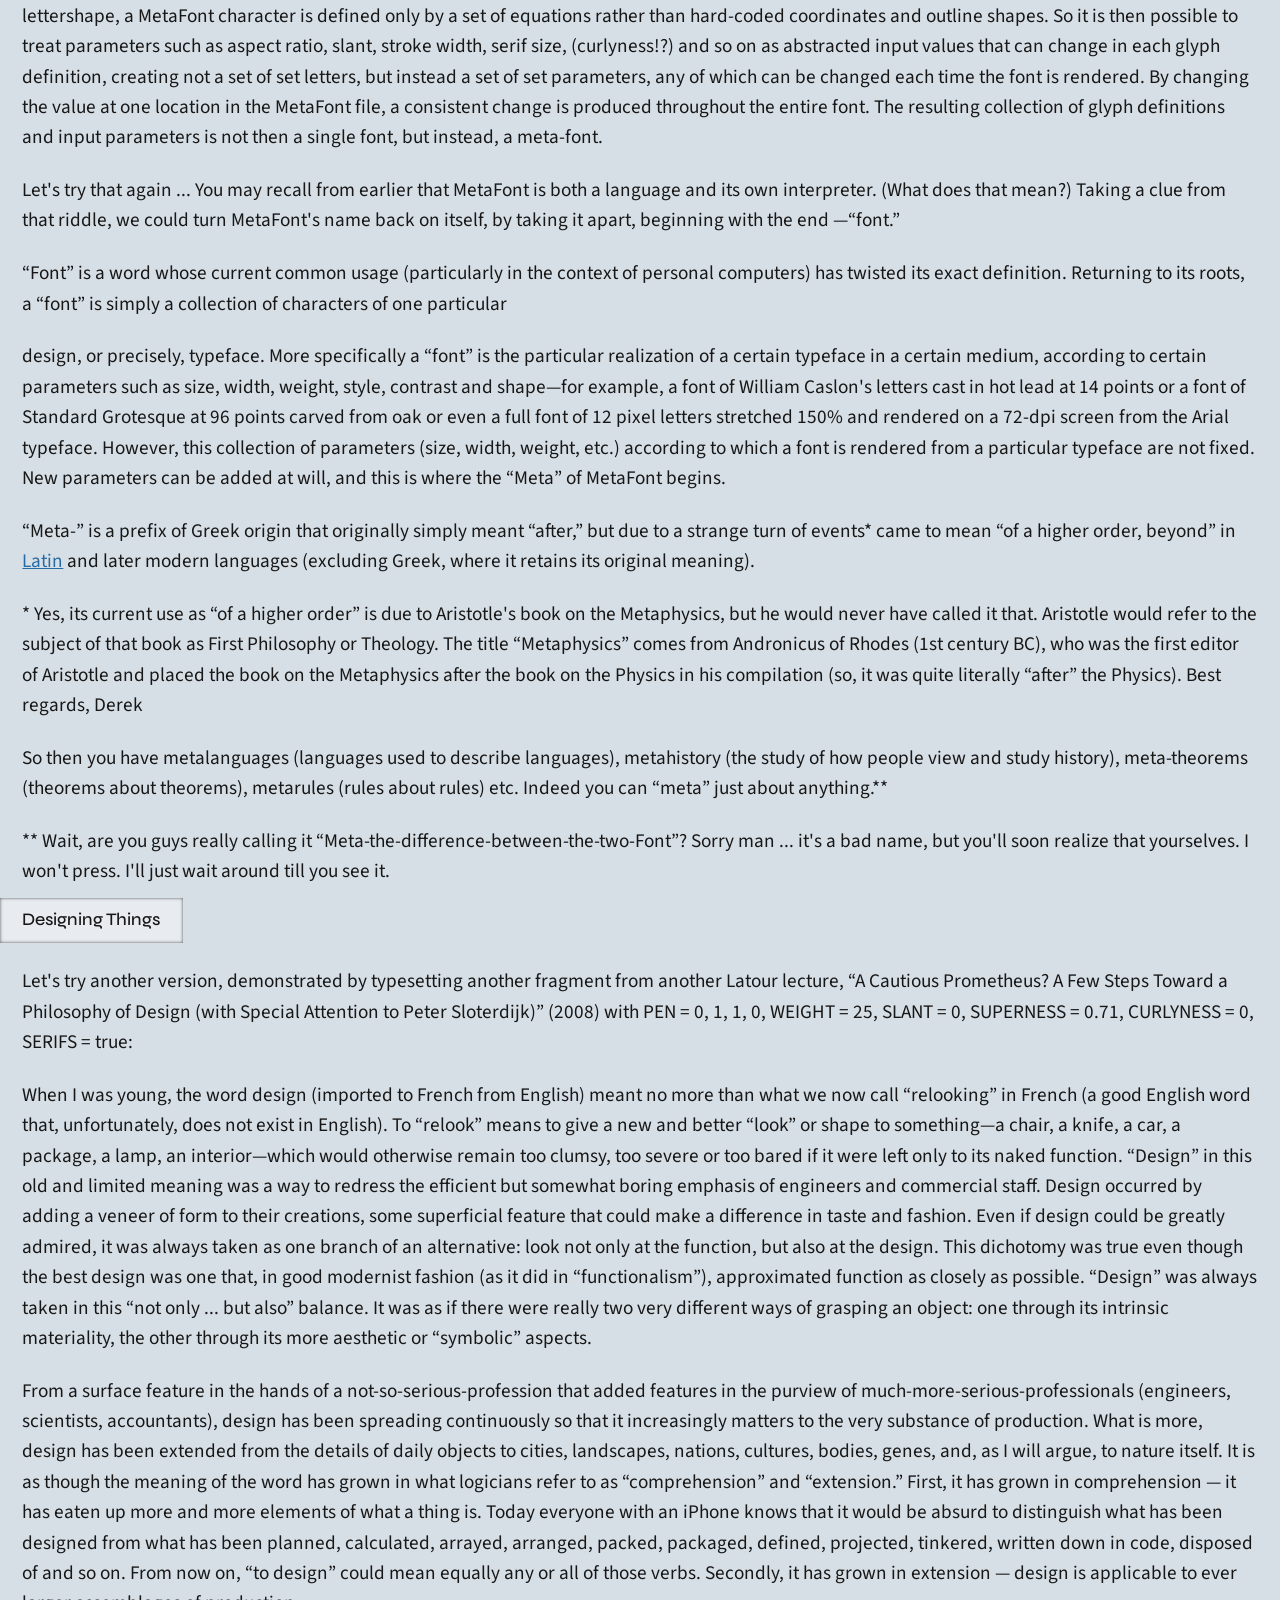
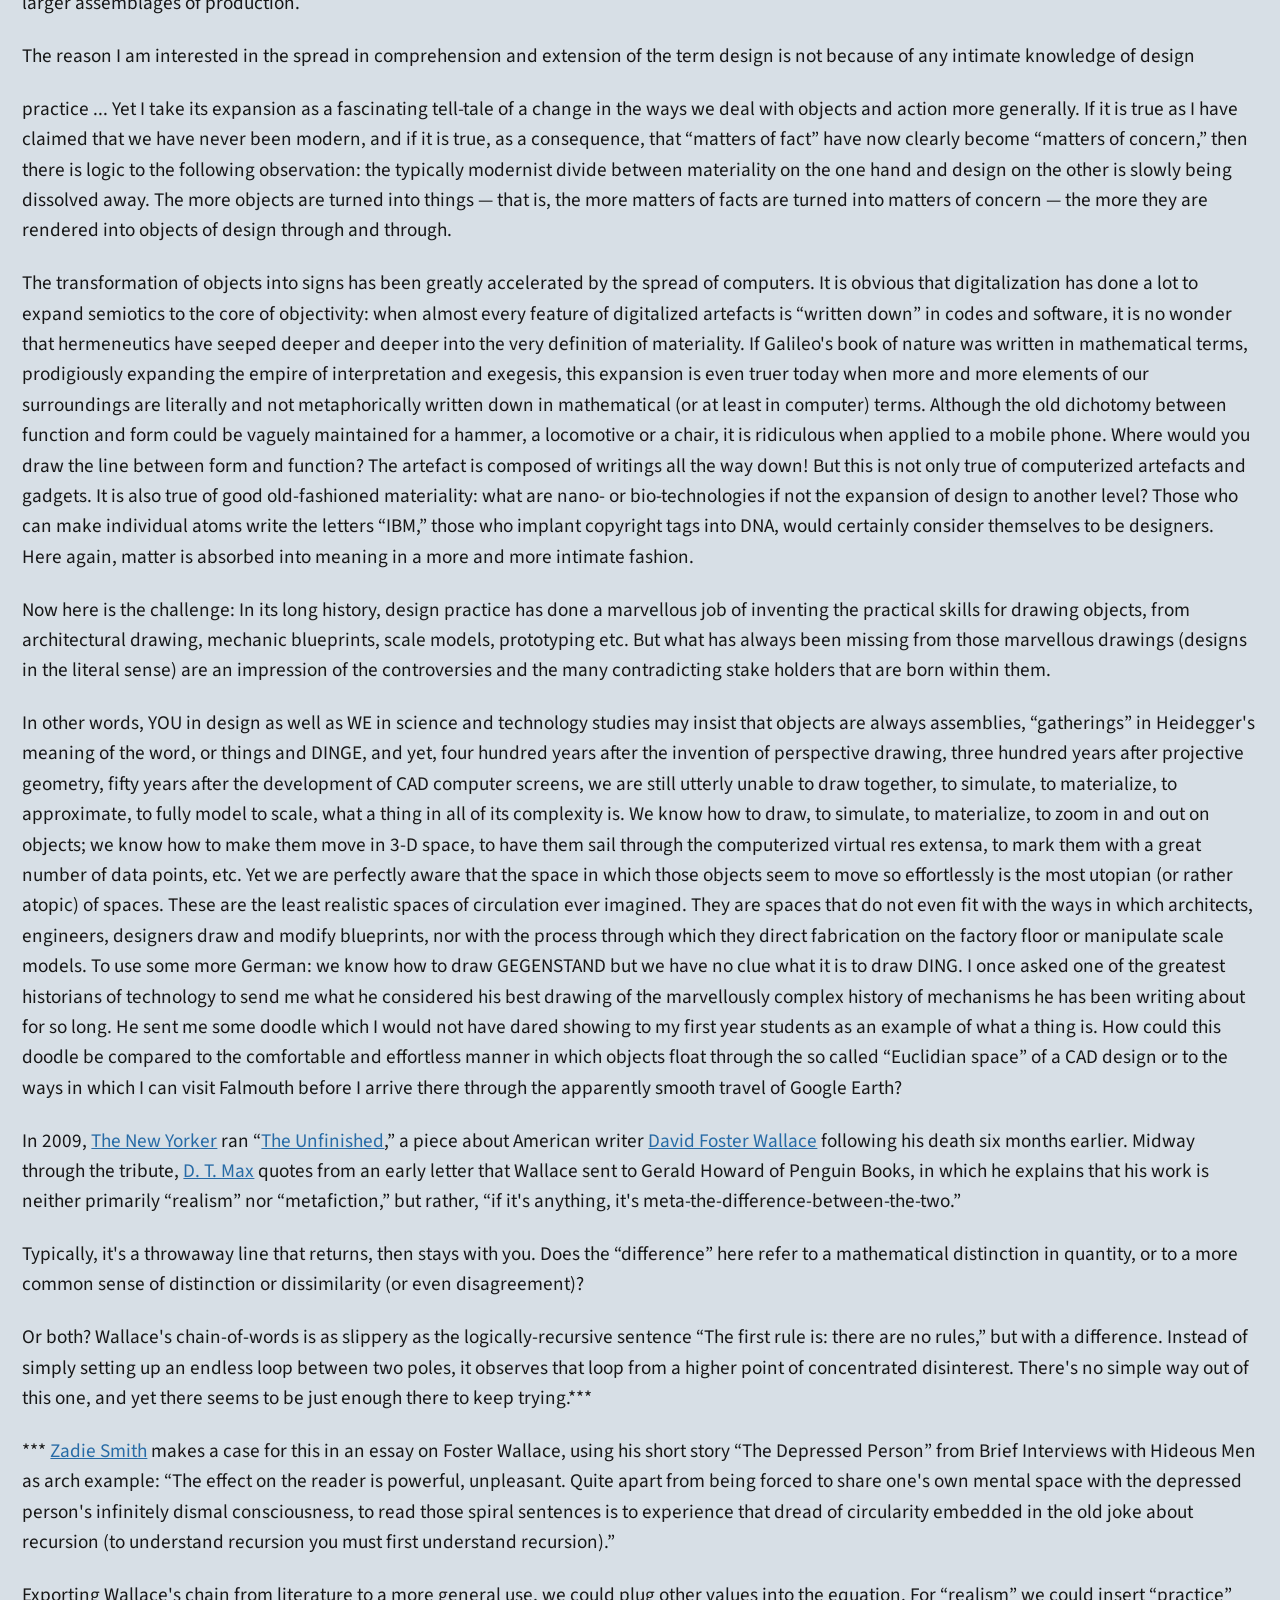
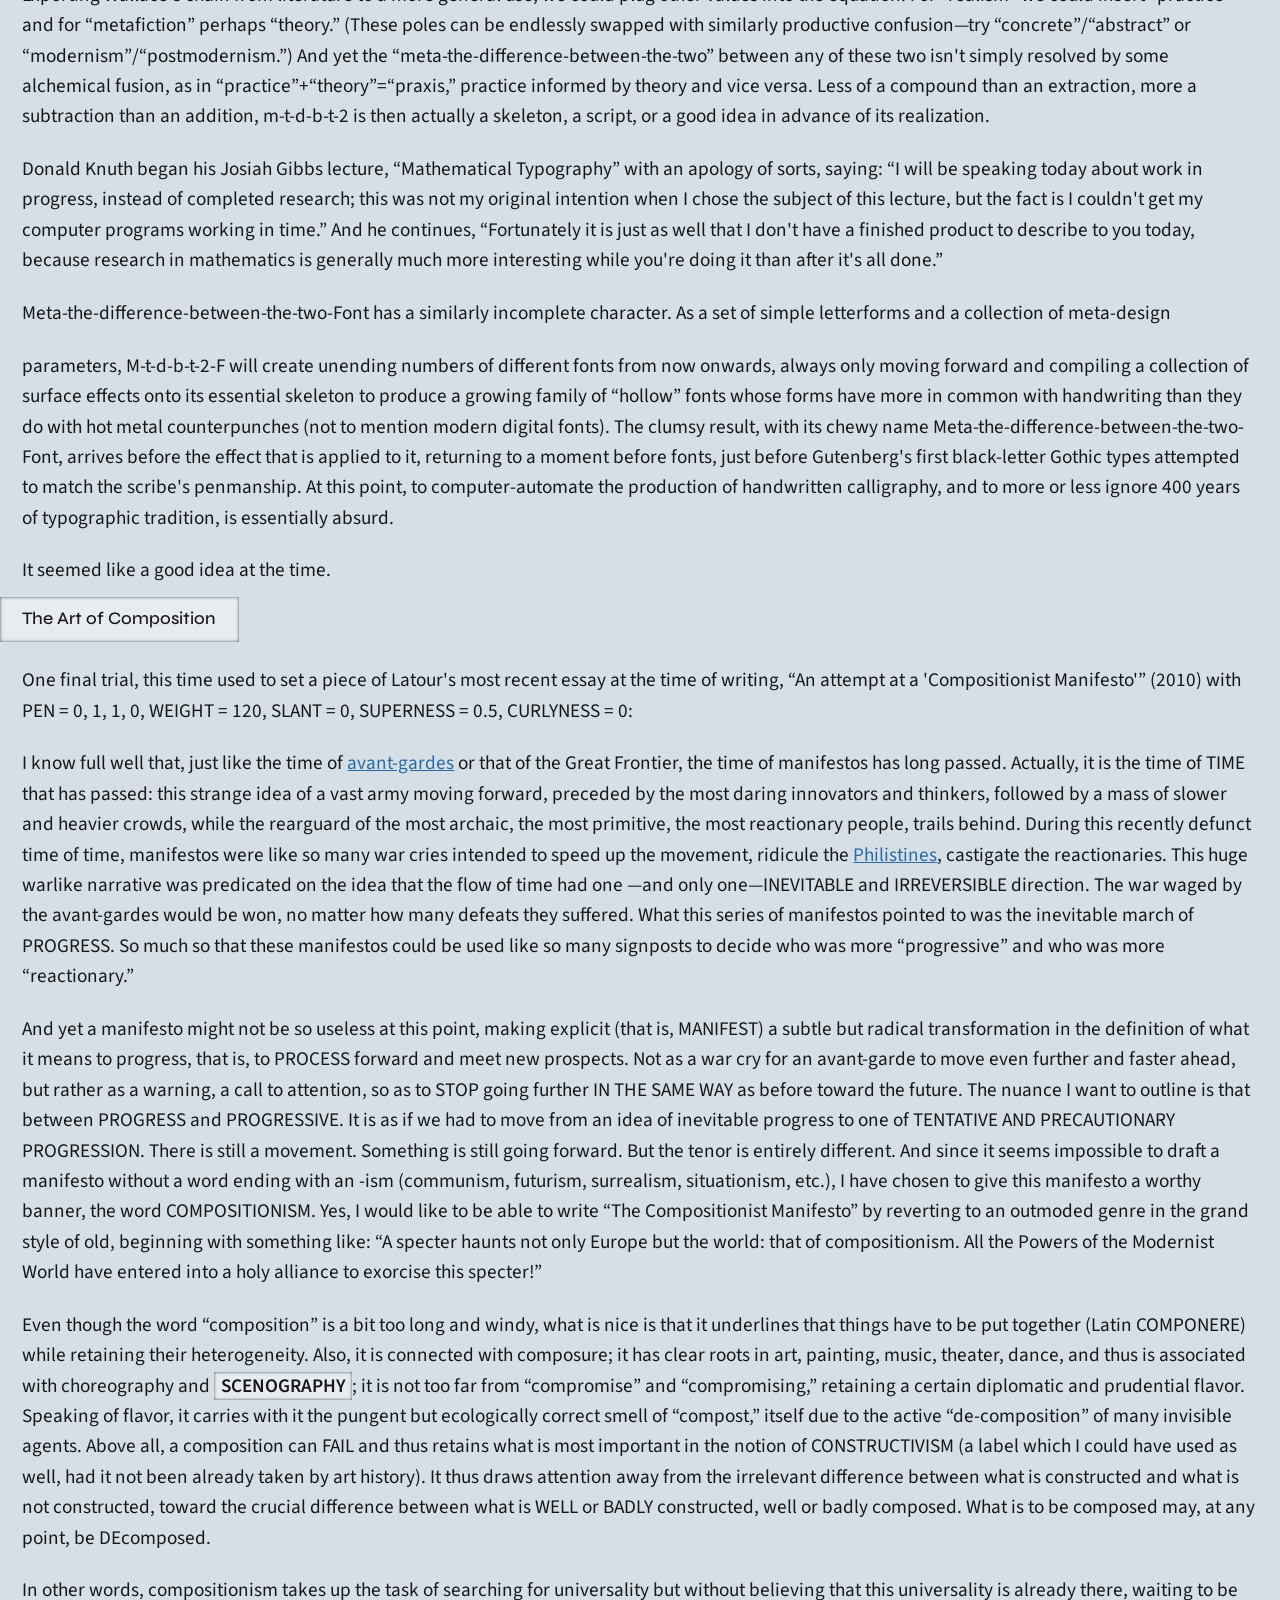
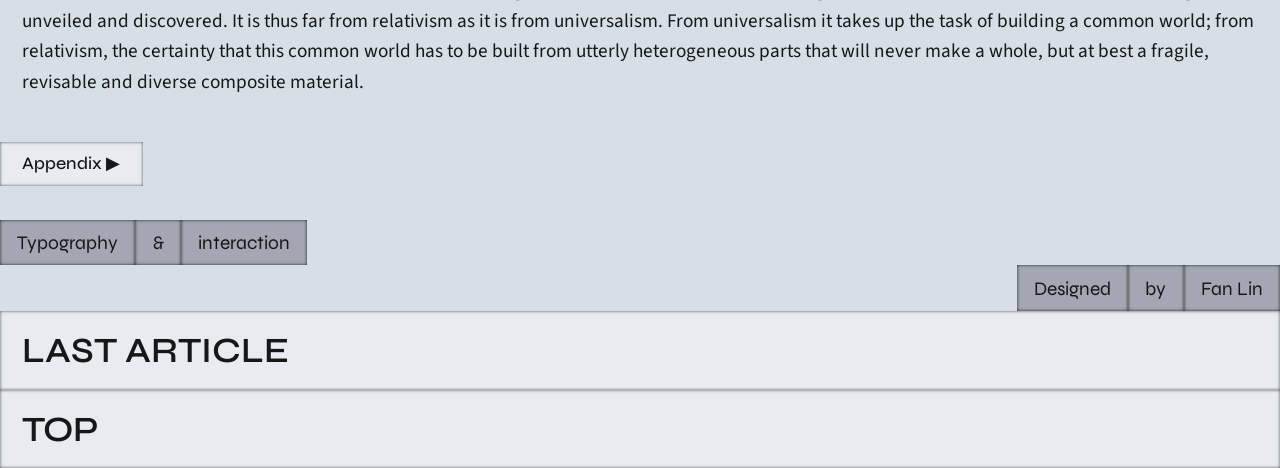
<file: A3-A note on the type/index.html>
<!doctype html>
<html lang="en">

	<head>
		<meta name="viewport" content="width=device-width, initial-scale=1">
		<title>A3-A Note On The Type</title>
		<style>
			@import '../styles/reset.css' layer(reset);
			@import '../styles/common.css' layer(common);
			@import 'style.css' layer(page);
		</style>
		<link rel="preconnect" href="https://fonts.googleapis.com">
		<link rel="preconnect" href="https://fonts.gstatic.com" crossorigin>
		<link href="https://fonts.googleapis.com/css2?family=Source+Sans+3:wght@400;500;600;700&display=swap" rel="stylesheet">
		<link href="https://fonts.googleapis.com/css2?family=Syne:wght@400;500;600;700;800&display=swap" rel="stylesheet">
		<link href="https://fonts.googleapis.com/css2?family=Borel&display=swap" rel="stylesheet">
	</head>

<body>
	<nav>
		<ol>
			<li class="home">
				<a href="../">Home</a>
			</li>
			<li class="direction-1">
				<a href="../A1-The Shape of Words">01</a>
			</li>
			<li class="direction-2">
				<a href="../A2-Typography as Discourse/">02</a>
			</li>
			<li class="direction-3">
				<a href="../A3-A note on the type/">03</a>
			</li>
		</ol>
	</nav>

	<header>
		<section class="form">
			<h2>S</h2>
			<h2>Y</h2>
			<h2>S</h2>
			<h2>T</h2>
			<h2>E</h2>
			<h2>M</h2>
		</section>

		<section class="h1">
			<section class="rigth">
				<h1>A</h1>
				<h1>Note</h1>
			</section>
			<section class="left">
				<h1 >On</h1>
				<h1 >The</h1>
			</section>
			<h1 class="right">Type</h1>
		</section>

		<section class="h2">
			<h2>Dexter Sinister</h2>
			<h2>2010</h2>
		</section>
	</header>

	<main>
		<blockquote class="first-quote">PEN = 0, 1, 1, 0, WEIGHT = 100, SLANT = 0, SUPERNESS = 0.75, CURLYNESS = 0</blockquote>

		<article>
			<section>
				<h3>The Logic of Type</h3>
				<p>
					<strong>This is Meta-the-difference-between-the-two-Font</strong>, a typeface designed by Dexter Sinister in 2010, and derived using
					<em>MetaFont</em>, the now-thirty-year-old computer typography system programmed by
					<a href="https://cs.stanford.edu/~knuth/">Donald Knuth</a> in 1979.</p>
				<p>MetaFont is both a programming language and its own interpreter, a swift trick where it first provides a vocabulary and then decodes its syntax back to the native binary machine language of
					<em>1s</em><em>&</em><em>0s</em>. Knuth originally intended MetaFont as a helper application for
					<a href="https://www.tug.org/">TeX</a>, the computer typesetting system he created to facilitate high-quality typography directly by authors. Donald Knuth, a Stanford professor and author of the multi-volume computer science “Bible” <a href="https://cs.stanford.edu/~knuth/taocp.html">The Art of Computer Programming</a> (1971), was dismayed on receiving galley proofs for the second edition of his book. The publisher had just switched from traditional hot metal typesetting to a digital system and the typographic quality was far worse than the original 1971 edition. Knuth figured that setting letters on a page was simply a matter of ink or no-ink, on or off, 1 or 0, and therefore a perfect problem for the computer. He planned on spending a six-month sabbatical writing a typesetting program and produced (almost 10 years later) the near-ubiquitous (in mathematics and science publishing, anyway) computer typesetting program, TeX. MetaFont was designed from the start as TeX's manual assistant and faithful servant, producing as required the high-quality fonts at whatever size and shape on command.</p>
				<p>MetaFont was also intended as a tool for designing new typefaces on its own. As MetaFont was programmed by Knuth, a mathematician, the resulting typographic design method relies on equations (multi-variable algebra and a bit of vector arithmetic) to specify letterforms and computer code to compile these instructions into a usable font—all of which is
					<strong>more the native province of mathematicians than type designers.</strong></p>
				<p>In the <a href="https://www.ams.org/home/page">American Mathematical Society</a>'s prestigious Josiah Willard Gibbs Lecture of July 4, 1978, Knuth gave a talk titled “Mathematical Typography,” and suggested that, “We may conclude that a mathematical approach to the design of alphabets does not eliminate the artists who</p>
			</section>

			<section>
				<h3>Rethinking Reality</h3>
				<p>have been doing the job for so many years.” True enough, but the relatively steep technical slope of using MetaFont for type designers combined with the limited interest in making typefaces by mathematicians has resulted in only several handfuls of MetaFonts being produced over the last thirty years. As such,
					<strong>scant documentation and support exists for someone trying to create a MetaFont today.</strong></p>
				<p>OK, let's change the parameters of what you have been reading by setting the following excerpt from a lecture by
					<a href="https://www.bruno-latour.fr/">Bruno Latour</a> titled “What is the Style of Matters of Concern?” (2005) in Meta-the-difference-between-the-two-Font with
					<blockquote>
						<p>PEN = 0, 1, 1, 30, WEIGHT = 25, SLANT = -0.1, SUPERNESS = 0.75, CURLYNESS = 30.</p>
					</blockquote>
				<p>
					<span class="special">Imagine the following scene: you are trying to build a bridge over a rather tumultuous river.</span> Let's say that one bank of this river is the “social” and the other, far away, inaccessible, separated by a violent current, by many eddies and dangerous rapids, is the “natural.” Now suppose that, instead of trying to cross this river and build this bridge, you decide instead to go with the flow, that is, to get involved in a bit of canoeing, <a href="https://www.britannica.com/sports/kayaking">kayaking</a> or rafting. Then the absence of a bridge is not such a problem. What counts is your ability to equip yourself with the right paraphernalia so that you can go down the river without drowning yourself. You might be scared to get into the turbulent river, you might regret the task of bridge building, but you will probably agree that the two riverbanks are bound to look rather different once you apprehend both of them from the point of view of such a kayaking movement forward. This flowing lateral direction, turned at 90˚ from the obsessive question of bridge building, is, if I am not mistaken, what <a href="https://plato.stanford.edu/entries/james/">William James</a> has called “pure experience.”</p>
				<p>What I invite you to participate in is a little bout of kayaking, or rafting — and also, I am afraid, a bit of drifting. My question is: what will happen if, instead of trying to bridge the distance between words and worlds, we were trying to move sideways along with the various elements that appear to go in the same direction? What would happen to the “senseless hurrying of matter” called nature if we were to go in the same direction? Would it be as senseless as before? What would happen to the so-called secondary qualities if they were viewed as</p>
				<p>being that which allows us to grasp the other entities with which we keep moving? Would they appear as “secondary,” their meaning as devoid of any importance and reality as before? My intuition is rather that the two riverbanks would take on an entirely different meaning and that nature, having stopped bifurcating because of the way you have let it pass, will be now able to mingle with our speech and other behaviours in many more interesting connections. This is, at least, the way I would advertise the kayak trip before you embark on it—it's for you to tell me at the end if I have committed the sin of false publicity ...</p>
				<p>Science is
					<em>ADDING ITSELF</em> to the world. For the bridge builders this addition is impossible without having to be faced with the following choice: either you have to forget the networks of individuals, the welter of equipment, the pullulations of occasions that make it possible, or else you have to deny its truth value and turn it into an illusion, at least a social construction or, slightly better, a useful convention. No wonder: the only movement allowed on the bridge is toward the world or away from it. The only game is a
					<em>zero sum game</em>. But if the sciences can be added to the flow of experience as yet another way to fold oneself inside it, to let organisms correspond to one another on, so to speak, another wavelength, then you could finally obviate the primary/secondary quality divide, you could, in other words retain the reality of the scientific grasp without its fanciful epistemology: nature would have stopped bifurcating ... James defined radical empiricism, what I prefer to call
					<em>SECOND empiricism</em>, as a way not to choose: we don't want more than what is given in experience, he said, but we certainly don't want less either.</p>
				<p>In order to code this huge sea change between two empiricisms—the first and the second — I have proposed using the contrast between
					<span class="italic">MATTERS OF FACT</span> and
					<span class="italic">MATTERS OF CONCERN</span>—a banal expression in English that I wish to render more technical. A matter of concern is what happens to a matter of fact when you add to it its whole scenography, much like you would do by shifting your attention from the stage to the whole machinery of a theatre ... Instead of simply being there, matters of fact begin to look different, to render a different sound, they start to move in all directions, they overflow their boundaries, they include a complete set of new actors, they reveal</p>
				<p>the
					<em>fragile envelopes</em> in which they are housed. Instead of “being there whether you like it or not” they still have to be there, yes (this is one of the huge differences), they have to be liked, appreciated, tasted, experimented upon, mounted, prepared, put to the test.</p>
				<p>It is the same world, and yet, everything looks different. Matters of fact were indisputable, obstinate, simply there; matters of concern are disputable, and their obstinacy seems to be of an entirely different sort: they move, they carry you away, and, yes, they too matter. The amazing thing with matters of fact was that, although they were material, they did not matter a bit, even though they were immediately used to enter into some sort of polemic. How really strange they were.</p>
			</section>

			<section>
				<h3>The Meaning of Meta</h3>
				<p>Unlike more common computer outline font formats such as TrueType or Postscript Type 1, a MetaFont font is constructed of strokes drawn with set-width pens. Instead of describing the outline of the character directly by drawing each letter shape inside and outside, counter and letterform, a MetaFont file describes only the
					<em>basic</em><em>pen</em><em>path</em> or skeleton letter. Perhaps better imagined as the ghost that comes in advance of a particular lettershape, a MetaFont character is defined only by a set of equations rather than hard-coded coordinates and outline shapes. So it is then possible to treat parameters such as aspect ratio, slant, stroke width, serif size, (curlyness!?) and so on as abstracted input values that can change in each glyph definition, creating not a set of set letters, but instead a set of set parameters, any of which can be changed each time the font is rendered. By changing the value at one location in the MetaFont file, a consistent change is produced throughout the entire font. The resulting collection of glyph definitions and input parameters is not then a single font, but instead, a meta-font.</p>
				<p>Let's try that again ... You may recall from earlier that MetaFont is both a language and its own interpreter. (What does that mean?) Taking a clue from that riddle, we could turn MetaFont's name back on itself, by taking it apart, beginning with the end —“font.”</p>
				<p>“Font” is a word whose current common usage (particularly in the context of personal computers) has twisted its exact definition. Returning to its roots, a “font” is simply a collection of characters of one particular</p>
				<p>design, or precisely, typeface. More specifically a “font” is the particular realization of a certain typeface in a certain medium, according to certain parameters such as size, width, weight, style, contrast and shape—for example, a font of William Caslon's letters cast in hot lead at 14 points or a font of Standard Grotesque at 96 points carved from oak or even a full font of 12 pixel letters stretched 150% and rendered on a 72-dpi screen from the Arial typeface. However, this collection of parameters (size, width, weight, etc.) according to which a font is rendered from a particular typeface are not fixed. New parameters can be added at will, and this is where the “Meta” of MetaFont begins.</p>
				<p>“Meta-” is a prefix of Greek origin that originally simply meant “after,” but due to a strange turn of events* came to mean “of a higher order, beyond” in
					<a href="https://logeion.uchicago.edu/%CE%BB%CF%8C%CE%B3%CE%BF%CF%82">Latin</a> and later modern languages (excluding Greek, where it retains its original meaning).</p>
				<p>* Yes, its current use as “of a higher order” is due to Aristotle's book on the Metaphysics, but he would never have called it that. Aristotle would refer to the subject of that book as First Philosophy or Theology. The title “Metaphysics” comes from Andronicus of Rhodes (1st century BC), who was the first editor of Aristotle and placed the book on the Metaphysics after the book on the Physics in his compilation (so, it was quite literally “after” the Physics). Best regards, Derek</p>
				<p>So then you have metalanguages (languages used to describe languages), metahistory (the study of how people view and study history), meta-theorems (theorems about theorems), metarules (rules about rules) etc. Indeed you can “meta” just about anything.**</p>
				<p>** Wait, are you guys really calling it “Meta-the-difference-between-the-two-Font”? Sorry man ... it's a bad name, but you'll soon realize that yourselves. I won't press. I'll just wait around till you see it.</p>
			</section>

			<section>
				<h3>Designing Things</h3>
				<p>Let's try another version, demonstrated by typesetting another fragment from another Latour lecture, “A Cautious Prometheus? A Few Steps Toward a Philosophy of Design (with Special Attention to Peter Sloterdijk)” (2008) with PEN = 0, 1, 1, 0, WEIGHT = 25, SLANT = 0, SUPERNESS = 0.71, CURLYNESS = 0, SERIFS = true:</p>
				<p>When I was young, the word design (imported to French from English) meant no more than what we now call “relooking” in French (a good English word that, unfortunately, does not exist in English). To “relook” means to give a new and better “look” or shape to something—a chair, a knife, a car, a package, a lamp, an interior—which would otherwise remain too clumsy, too severe or too bared if it were left only to its naked function. “Design” in this old and limited meaning was a way to redress the efficient but somewhat boring emphasis of engineers and commercial staff. Design occurred by adding a veneer of form to their creations, some superficial feature that could make a difference in taste and fashion. Even if design could be greatly admired, it was always taken as one branch of an alternative: look not only at the function, but also at the design. This dichotomy was true even though the best design was one that, in good modernist fashion (as it did in “functionalism”), approximated function as closely as possible. “Design” was always taken in this “not only ... but also” balance. It was as if there were really two very different ways of grasping an object: one through its intrinsic materiality, the other through its more aesthetic or “symbolic” aspects.</p>
				<p>From a surface feature in the hands of a not-so-serious-profession that added features in the purview of much-more-serious-professionals (engineers, scientists, accountants), design has been spreading continuously so that it increasingly matters to the very substance of production. What is more, design has been extended from the details of daily objects to cities, landscapes, nations, cultures, bodies, genes, and, as I will argue, to nature itself. It is as though the meaning of the word has grown in what logicians refer to as “comprehension” and “extension.” First, it has grown in comprehension — it has eaten up more and more elements of what a thing is. Today everyone with an iPhone knows that it would be absurd to distinguish what has been designed from what has been planned, calculated, arrayed, arranged, packed, packaged, defined, projected, tinkered, written down in code, disposed of and so on. From now on, “to design” could mean equally any or all of those verbs. Secondly, it has grown in extension — design is applicable to ever larger assemblages of production.</p>
				<p>The reason I am interested in the spread in comprehension and extension of the term design is not because of any intimate knowledge of design</p>
				<p>practice ... Yet I take its expansion as a fascinating tell-tale of a change in the ways we deal with objects and action more generally. If it is true as I have claimed that we have never been modern, and if it is true, as a consequence, that “matters of fact” have now clearly become “matters of concern,” then there is logic to the following observation: the typically modernist divide between materiality on the one hand and design on the other is slowly being dissolved away. The more objects are turned into things — that is, the more matters of facts are turned into matters of concern — the more they are rendered into objects of design through and through.</p>
				<p>The transformation of objects into signs has been greatly accelerated by the spread of computers. It is obvious that digitalization has done a lot to expand semiotics to the core of objectivity: when almost every feature of digitalized artefacts is “written down” in codes and software, it is no wonder that hermeneutics have seeped deeper and deeper into the very definition of materiality. If Galileo's book of nature was written in mathematical terms, prodigiously expanding the empire of interpretation and exegesis, this expansion is even truer today when more and more elements of our surroundings are literally and not metaphorically written down in mathematical (or at least in computer) terms. Although the old dichotomy between function and form could be vaguely maintained for a hammer, a locomotive or a chair, it is ridiculous when applied to a mobile phone. Where would you draw the line between form and function? The artefact is composed of writings all the way down! But this is not only true of computerized artefacts and gadgets. It is also true of good old-fashioned materiality: what are nano- or bio-technologies if not the expansion of design to another level? Those who can make individual atoms write the letters “IBM,” those who implant copyright tags into DNA, would certainly consider themselves to be designers. Here again, matter is absorbed into meaning in a more and more intimate fashion.</p>
				<p>Now here is the challenge: In its long history, design practice has done a marvellous job of inventing the practical skills for drawing objects, from architectural drawing, mechanic blueprints, scale models, prototyping etc. But what has always been missing from those marvellous drawings (designs in the literal sense) are an impression of the controversies and the many contradicting stake holders that are born within them.</p>
				<p>In other words, YOU in design as well as WE in science and technology studies may insist that objects are always assemblies, “gatherings” in Heidegger's meaning of the word, or things and DINGE, and yet, four hundred years after the invention of perspective drawing, three hundred years after projective geometry, fifty years after the development of CAD computer screens, we are still utterly unable to draw together, to simulate, to materialize, to approximate, to fully model to scale, what a thing in all of its complexity is. We know how to draw, to simulate, to materialize, to zoom in and out on objects; we know how to make them move in 3-D space, to have them sail through the computerized virtual res extensa, to mark them with a great number of data points, etc. Yet we are perfectly aware that the space in which those objects seem to move so effortlessly is the most utopian (or rather atopic) of spaces. These are the least realistic spaces of circulation ever imagined. They are spaces that do not even fit with the ways in which architects, engineers, designers draw and modify blueprints, nor with the process through which they direct fabrication on the factory floor or manipulate scale models. To use some more German: we know how to draw GEGENSTAND but we have no clue what it is to draw DING. I once asked one of the greatest historians of technology to send me what he considered his best drawing of the marvellously complex history of mechanisms he has been writing about for so long. He sent me some doodle which I would not have dared showing to my first year students as an example of what a thing is. How could this doodle be compared to the comfortable and effortless manner in which objects float through the so called “Euclidian space” of a CAD design or to the ways in which I can visit Falmouth before I arrive there through the apparently smooth travel of Google Earth?</p>
			</section>

			<section>
				<p>In 2009, <a href="https://www.newyorker.com">The New Yorker</a> ran “<a href="https://www.newyorker.com/magazine/2009/03/09/the-unfinished">The Unfinished</a>,” a piece about American writer
					<a href="https://en.wikipedia.org/wiki/David_Foster_Wallace">David Foster Wallace</a> following his death six months earlier. Midway through the tribute,
					<a href="https://www.newyorker.com/contributors/d-t-max">D. T. Max</a> quotes from an early letter that Wallace sent to Gerald Howard of Penguin Books, in which he explains that his work is neither primarily “realism” nor “metafiction,” but rather, “if it's anything, it's meta-the-difference-between-the-two.”</p>
				<p>Typically, it's a throwaway line that returns, then stays with you. Does the “difference” here refer to a mathematical distinction in quantity, or to a more common sense of distinction or dissimilarity (or even disagreement)?</p>
				<p>Or both? Wallace's chain-of-words is as slippery as the logically-recursive sentence “The first rule is: there are no rules,” but with a difference. Instead of simply setting up an endless loop between two poles, it observes that loop from a higher point of concentrated disinterest. There's no simple way out of this one, and yet there seems to be just enough there to keep trying.***</p>
				<p>***
					<a href="https://zadiesmith.com/">Zadie Smith</a> makes a case for this in an essay on Foster Wallace, using his short story “The Depressed Person” from Brief Interviews with Hideous Men as arch example: “The effect on the reader is powerful, unpleasant. Quite apart from being forced to share one's own mental space with the depressed person's infinitely dismal consciousness, to read those spiral sentences is to experience that dread of circularity embedded in the old joke about recursion (to understand recursion you must first understand recursion).”</p>
				<p>Exporting Wallace's chain from literature to a more general use, we could plug other values into the equation. For “realism” we could insert “practice” and for “metafiction” perhaps “theory.” (These poles can be endlessly swapped with similarly productive confusion—try “concrete”/“abstract” or “modernism”/“postmodernism.”) And yet the “meta-the-difference-between-the-two” between any of these two isn't simply resolved by some alchemical fusion, as in “practice”+“theory”=“praxis,” practice informed by theory and vice versa. Less of a compound than an extraction, more a subtraction than an addition, m-t-d-b-t-2 is then actually a skeleton, a script, or a good idea in advance of its realization.</p>
				<p>Donald Knuth began his Josiah Gibbs lecture, “Mathematical Typography” with an apology of sorts, saying: “I will be speaking today about work in progress, instead of completed research; this was not my original intention when I chose the subject of this lecture, but the fact is I couldn't get my computer programs working in time.” And he continues, “Fortunately it is just as well that I don't have a finished product to describe to you today, because research in mathematics is generally much more interesting while you're doing it than after it's all done.”</p>
				<p>Meta-the-difference-between-the-two-Font has a similarly incomplete character. As a set of simple letterforms and a collection of meta-design</p>
				<p>parameters, M-t-d-b-t-2-F will create unending numbers of different fonts from now onwards, always only moving forward and compiling a collection of surface effects onto its essential skeleton to produce a growing family of “hollow” fonts whose forms have more in common with handwriting than they do with hot metal counterpunches (not to mention modern digital fonts). The clumsy result, with its chewy name Meta-the-difference-between-the-two-Font, arrives before the effect that is applied to it, returning to a moment before fonts, just before Gutenberg's first black-letter Gothic types attempted to match the scribe's penmanship. At this point, to computer-automate the production of handwritten calligraphy, and to more or less ignore 400 years of typographic tradition, is essentially absurd.</p>
				<p>It seemed like a good idea at the time.</p>

			</section>

			<section>
				<h3>The Art of Composition</h3>
				<P>One final trial, this time used to set a piece of Latour's most recent essay at the time of writing, “An attempt at a 'Compositionist Manifesto'” (2010) with PEN = 0, 1, 1, 0, WEIGHT = 120, SLANT = 0, SUPERNESS = 0.5, CURLYNESS = 0:</P>
				<p>I know full well that, just like the time of
					<a href="https://www.moma.org/collection/terms/avant-garde">avant-gardes</a> or that of the Great Frontier, the time of manifestos has long passed. Actually, it is the time of TIME that has passed: this strange idea of a vast army moving forward, preceded by the most daring innovators and thinkers, followed by a mass of slower and heavier crowds, while the rearguard of the most archaic, the most primitive, the most reactionary people, trails behind. During this recently defunct time of time, manifestos were like so many war cries intended to speed up the movement, ridicule the
					<a href="https://www.merriam-webster.com/dictionary/Philistine">Philistines</a>, castigate the reactionaries. This huge warlike narrative was predicated on the idea that the flow of time had one —and only one—INEVITABLE and IRREVERSIBLE direction. The war waged by the avant-gardes would be won, no matter how many defeats they suffered. What this series of manifestos pointed to was the inevitable march of PROGRESS. So much so that these manifestos could be used like so many signposts to decide who was more “progressive” and who was more “reactionary.”</p>
				<p>And yet a manifesto might not be so useless at this point, making explicit (that is, MANIFEST) a subtle but radical transformation in the definition of what it means to progress, that is, to PROCESS forward and meet new prospects. Not as a war cry for an avant-garde to move even further and faster ahead, but rather as a warning, a call to attention, so as to STOP going further IN THE SAME WAY as before toward the future. The nuance I want to outline is that between PROGRESS and PROGRESSIVE. It is as if we had to move from an idea of inevitable progress to one of TENTATIVE AND PRECAUTIONARY PROGRESSION. There is still a movement. Something is still going forward. But the tenor is entirely different. And since it seems impossible to draft a manifesto without a word ending with an -ism (communism, futurism, surrealism, situationism, etc.), I have chosen to give this manifesto a worthy banner, the word COMPOSITIONISM. Yes, I would like to be able to write “The Compositionist Manifesto” by reverting to an outmoded genre in the grand style of old, beginning with something like: “A specter haunts not only Europe but the world: that of compositionism. All the Powers of the Modernist World have entered into a holy alliance to exorcise this specter!”</p>
				<p>Even though the word “composition” is a bit too long and windy, what is nice is that it underlines that things have to be put together (Latin COMPONERE) while retaining their heterogeneity. Also, it is connected with composure; it has clear roots in art, painting, music, theater, dance, and thus is associated with choreography and
					<em>scenography</em>; it is not too far from “compromise” and “compromising,” retaining a certain diplomatic and prudential flavor. Speaking of flavor, it carries with it the pungent but ecologically correct smell of “compost,” itself due to the active “de-composition” of many invisible agents. Above all, a composition can FAIL and thus retains what is most important in the notion of CONSTRUCTIVISM (a label which I could have used as well, had it not been already taken by art history). It thus draws attention away from the irrelevant difference between what is constructed and what is not constructed, toward the crucial difference between what is WELL or BADLY constructed, well or badly composed. What is to be composed may, at any point, be DEcomposed.</p>
				<p>In other words, compositionism takes up the task of searching for universality but without believing that this universality is already there, waiting to be unveiled and discovered. It is thus far from relativism as it is from universalism. From universalism it takes up the task of building a common world; from relativism, the certainty that this common world has to be built from utterly heterogeneous parts that will never make a whole, but at best a fragile, revisable and diverse composite material.</p>
			</section>
		</article>

		</article>

		<details id="Appendix">
			<summary>
				<h3>Appendix ▶</h3>
			</summary>
			<ul>
				<li><a href="https://www.merriam-webster.com/dictionary/superimpose">Superimpose - Merriam Webster</a></li>
				<li><a href="https://en.wikipedia.org/wiki/Bruno_Munari">Bruno Munari</a></li>
				<li><a href="https://readings.design/PDF/Bruno-Munari-The-Shape-of-Words-and-Poems-and-Telegrams-in-Design-as-Art-1971.pdf">The Shape of Words and Poems and Telegrams - Bruno Munari</a></li>
				<li><a href="https://typetype.org/blog/legibility-vs-readability-what-is-the-difference/">Legibility vs Readability: What's the Difference? — TypeType</a></li>
				<li><a href="https://en.wikipedia.org/wiki/Telegram">Telegram - Wikipedia</a></li>
				<li><a href="https://www.gutenberg.org/ebooks/4300">Ulysses - Project Gutenberg</a></li>
				<li><a href="https://www.britannica.com/art/Futurism">Futurists - Britannica</a></li>
				<li><a href="https://www.britannica.com/biography/Paul-Klee">Paul Klee - Britannica</a></li>
				<li><a href="https://www.metmuseum.org/de/perspectives/a-revolution-in-language">Tavole parolibere - A Revolution in Language</a> </li>
			</ul>
		</details>
	</main>

	<footer>
		<section>
			<p>Typography</p>
			<p>&</p>
			<p>interaction</p>
		</section>

		<section>
			<p>Designed</p>
			<p>by</p>
			<p>Fan Lin</p>
		</section>

		<a id="last" href="#">Last Article</a>
		<a id="top" href="#">Top</a>
	</footer>
</body>

<html>
</file>
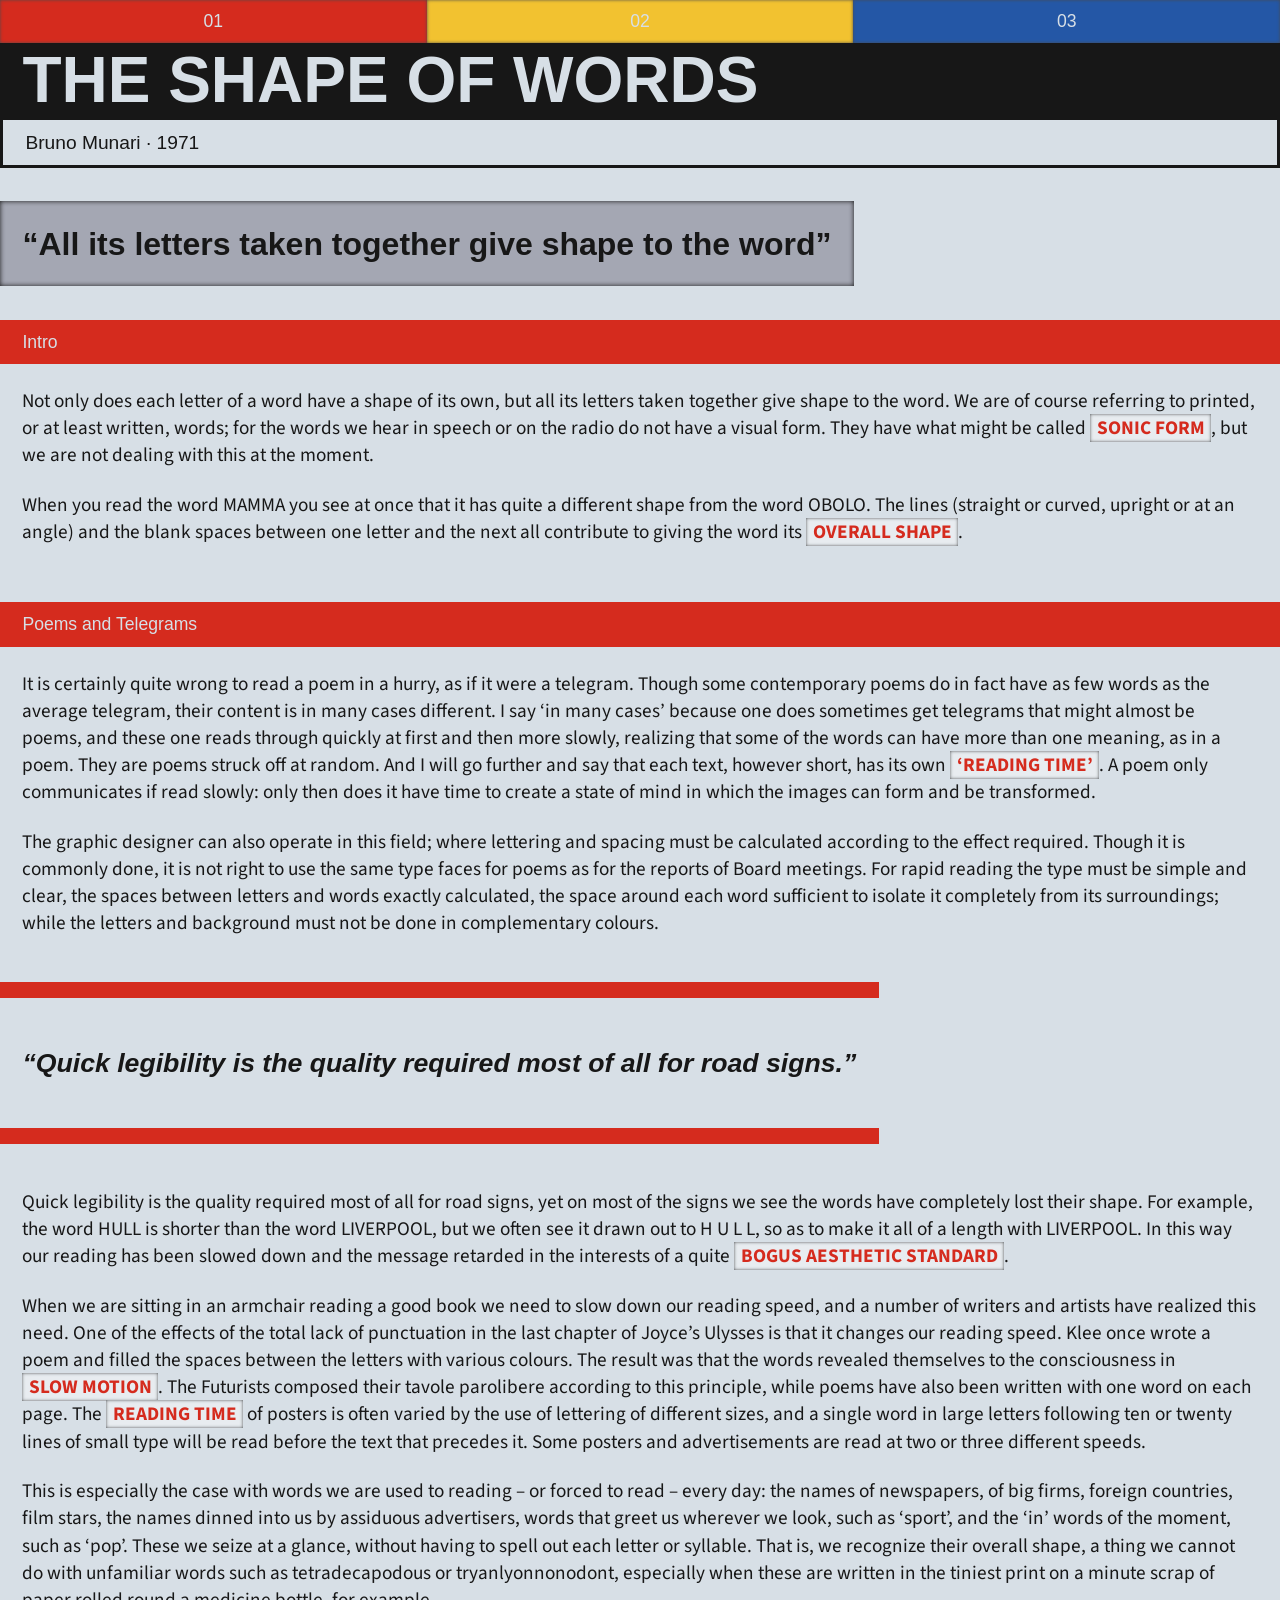
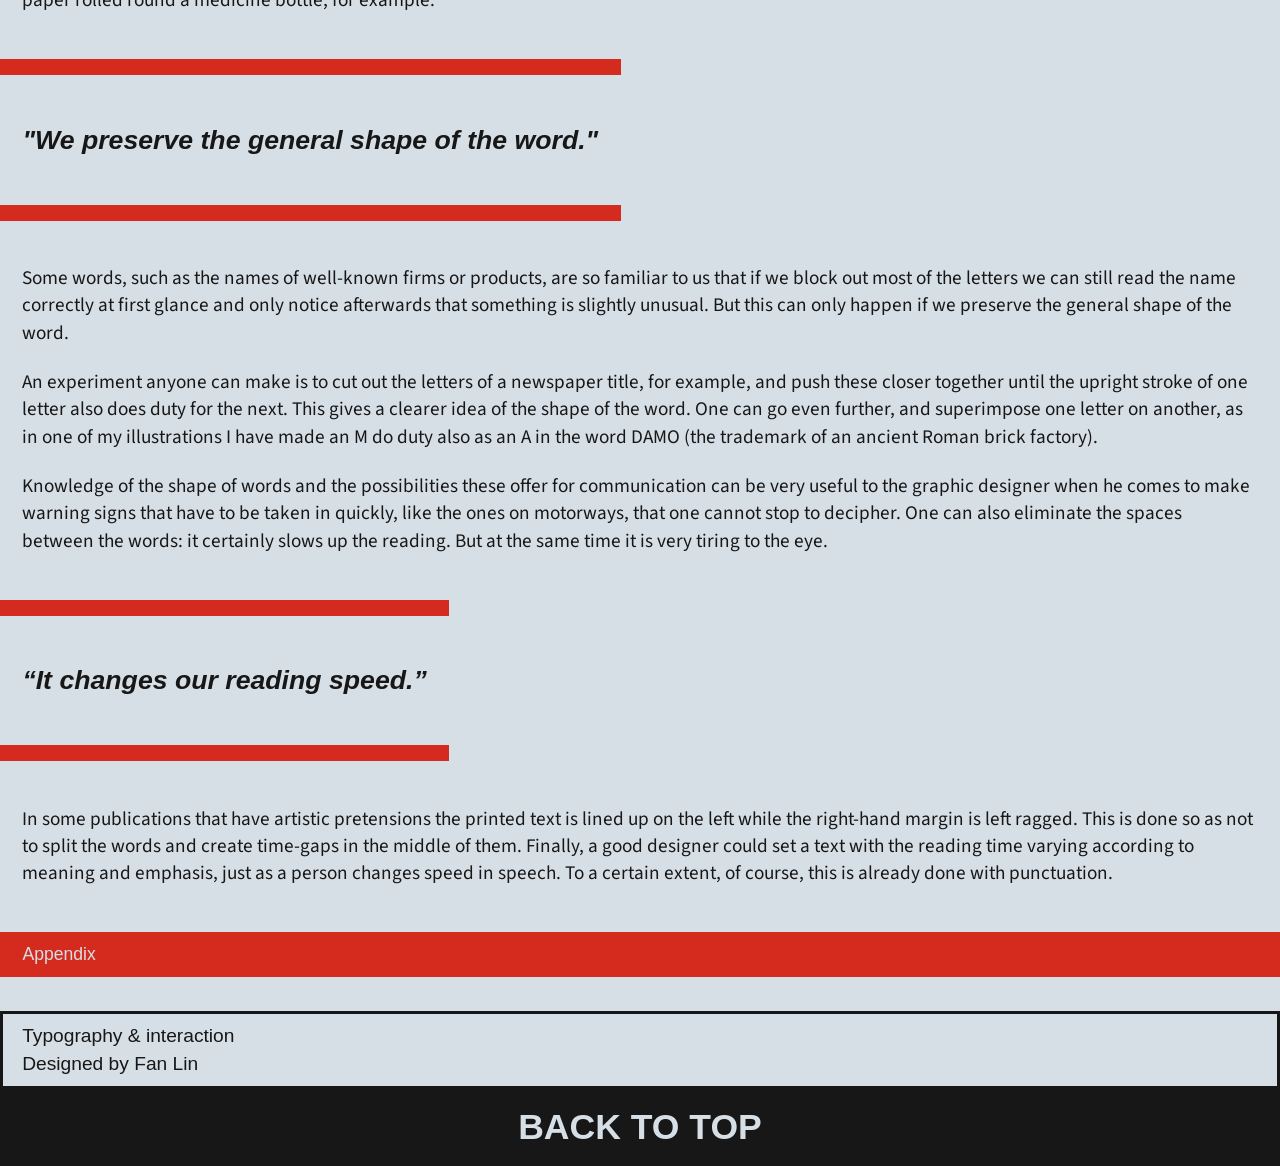
<file: Direction 1/index.html>
<!doctype html>
<html lang="en">

	<head>
		<meta name="viewport" content="width=device-width, initial-scale=1">
		<title>Binding-Direction 1</title>
		<link rel="stylesheet" href="style.css">
		<link rel="stylesheet" href="../styles/common.css">
		<link rel="stylesheet" href="../styles/reset.css">
		<link rel="preconnect" href="https://fonts.googleapis.com">
		<link rel="preconnect" href="https://fonts.gstatic.com" crossorigin>
		<link href="https://fonts.googleapis.com/css2?family=Source+Sans+3:wght@400;500;600;700&display=swap" rel="stylesheet">
		<link href="https://fonts.googleapis.com/css2?family=Noto+Sans:wght@400;500;600;700&display=swap" rel="stylesheet">
		<link href="https://fonts.googleapis.com/css2?family=IBM+Plex+Mono:wght@400;500;600&display=swap" rel="stylesheet">
	</head>

<body>
	<nav>
		<a class="direction-1" href="direction-1">01</a>
		<a class="direction-2" href="direction-2">02</a>
		<a class="direction-3" href="direction-3">03</a>
	</nav>

	<header>
		<h1>The Shape of Words</h1>
		<h2>Bruno Munari · 1971</h2>
	</header>

	<main>
		<blockquote class="first-quote">“All its letters taken together give shape to the word”</blockquote>

		<article>
			<section>
				<h3>Intro</h3>
				<p>Not only does each letter of a word have a shape of its own, but all its letters taken together give shape to the word. We are of course referring to printed, or at least written, words; for the words we hear in speech or on the radio do not have a visual form. They have what might be called
					<em>sonic form</em>, but we are not dealing with this at the moment.</p>
				<p>When you read the word MAMMA you see at once that it has quite a different shape from the word OBOLO. The lines (straight or curved, upright or at an angle) and the blank spaces between one letter and the next all contribute to giving the word its
					<em>overall shape</em>.</p>
			</section>

			<section>
				<h3>Poems and Telegrams</h3>
				<p>It is certainly quite wrong to read a poem in a hurry, as if it were a telegram. Though some contemporary poems do in fact have as few words as the average telegram, their content is in many cases different. I say ‘in many cases’ because one does sometimes get telegrams that might almost be poems, and these one reads through quickly at first and then more slowly, realizing that some of the words can have more than one meaning, as in a poem. They are poems struck off at random. And I will go further and say that each text, however short, has its own
					<em>‘reading time’</em>. A poem only communicates if read slowly: only then does it have time to create a state of mind in which the images can form and be transformed.</p>
				<p>The graphic designer can also operate in this field; where lettering and spacing must be calculated according to the effect required. Though it is commonly done, it is not right to use the same type faces for poems as for the reports of Board meetings. For rapid reading the type must be simple and clear, the spaces between letters and words exactly calculated, the space around each word sufficient to isolate it completely from its surroundings; while the letters and background must not be done in complementary colours.</p>
				<blockquote>“Quick legibility is the quality required most of all for road signs.”</blockquote>
				<p>Quick legibility is the quality required most of all for road signs, yet on most of the signs we see the words have completely lost their shape. For example, the word HULL is shorter than the word LIVERPOOL, but we often see it drawn out to H U L L, so as to make it all of a length with LIVERPOOL. In this way our reading has been slowed down and the message retarded in the interests of a quite
					<em>bogus aesthetic standard</em>.</p>
				<p>When we are sitting in an armchair reading a good book we need to slow down our reading speed, and a number of writers and artists have realized this need. One of the effects of the total lack of punctuation in the last chapter of Joyce’s Ulysses is that it changes our reading speed. Klee once wrote a poem and filled the spaces between the letters with various colours. The result was that the words revealed themselves to the consciousness in
					<em>slow motion</em>. The Futurists composed their tavole parolibere according to this principle, while poems have also been written with one word on each page. The
					<em>reading time</em> of posters is often varied by the use of lettering of different sizes, and a single word in large letters following ten or twenty lines of small type will be read before the text that precedes it. Some posters and advertisements are read at two or three different speeds.</p>
				<p>This is especially the case with words we are used to reading – or forced to read – every day: the names of newspapers, of big firms, foreign countries, film stars, the names dinned into us by assiduous advertisers, words that greet us wherever we look, such as ‘sport’, and the ‘in’ words of the moment, such as ‘pop’. These we seize at a glance, without having to spell out each letter or syllable. That is, we recognize their overall shape, a thing we cannot do with unfamiliar words such as tetradecapodous or tryanlyonnonodont, especially when these are written in the tiniest print on a minute scrap of paper rolled round a medicine bottle, for example.</p>
				<blockquote>"We preserve the general shape of the word."</blockquote>
				<p>Some words, such as the names of well-known firms or products, are so familiar to us that if we block out most of the letters we can still read the name correctly at first glance and only notice afterwards that something is slightly unusual. But this can only happen if we preserve the general shape of the word.</p>
				<p>An experiment anyone can make is to cut out the letters of a newspaper title, for example, and push these closer together until the upright stroke of one letter also does duty for the next. This gives a clearer idea of the shape of the word. One can go even further, and superimpose one letter on another, as in one of my illustrations I have made an M do duty also as an A in the word DAMO (the trademark of an ancient Roman brick factory).</p>
				<p>Knowledge of the shape of words and the possibilities these offer for communication can be very useful to the graphic designer when he comes to make warning signs that have to be taken in quickly, like the ones on motorways, that one cannot stop to decipher. One can also eliminate the spaces between the words: it certainly slows up the reading. But at the same time it is very tiring to the eye.</p>
				<blockquote>“It changes our reading speed.”</blockquote>
				<p>In some publications that have artistic pretensions the printed text is lined up on the left while the right-hand margin is left ragged. This is done so as not to split the words and create time-gaps in the middle of them. Finally, a good designer could set a text with the reading time varying according to meaning and emphasis, just as a person changes speed in speech. To a certain extent, of course, this is already done with punctuation.</p>
			</section>

		</article>

		<details id="Appendix">
			<summary>
				<h3>Appendix</h3>
			</summary>
			<ul>
				<li><a href="https://readings.design/PDF/Bruno-Munari-The-Shape-of-Words-and-Poems-and-Telegrams-in-Design-as-Art-1971.pdf">The Shape of Words and Poems and Telegrams - Bruno Munari</a></li>
				<li><a href="https://typetype.org/blog/legibility-vs-readability-what-is-the-difference/">Legibility vs Readability: What’s the Difference? — TypeType</a></li>
				<li><a href="https://en.wikipedia.org/wiki/Telegram">Telegram - Wikipedia</a></li>
				<li><a href="https://www.gutenberg.org/ebooks/4300">Ulysses - Project Gutenberg</a></li>
			</ul>
		</details>

	</main>

	<footer>
		<section>
			<p>Typography & interaction</p>
			<p>Designed by Fan Lin</p>
		</section>
		<a id="top" href="#">Back to Top</a>
	</footer>
</body>

<html>
</file>
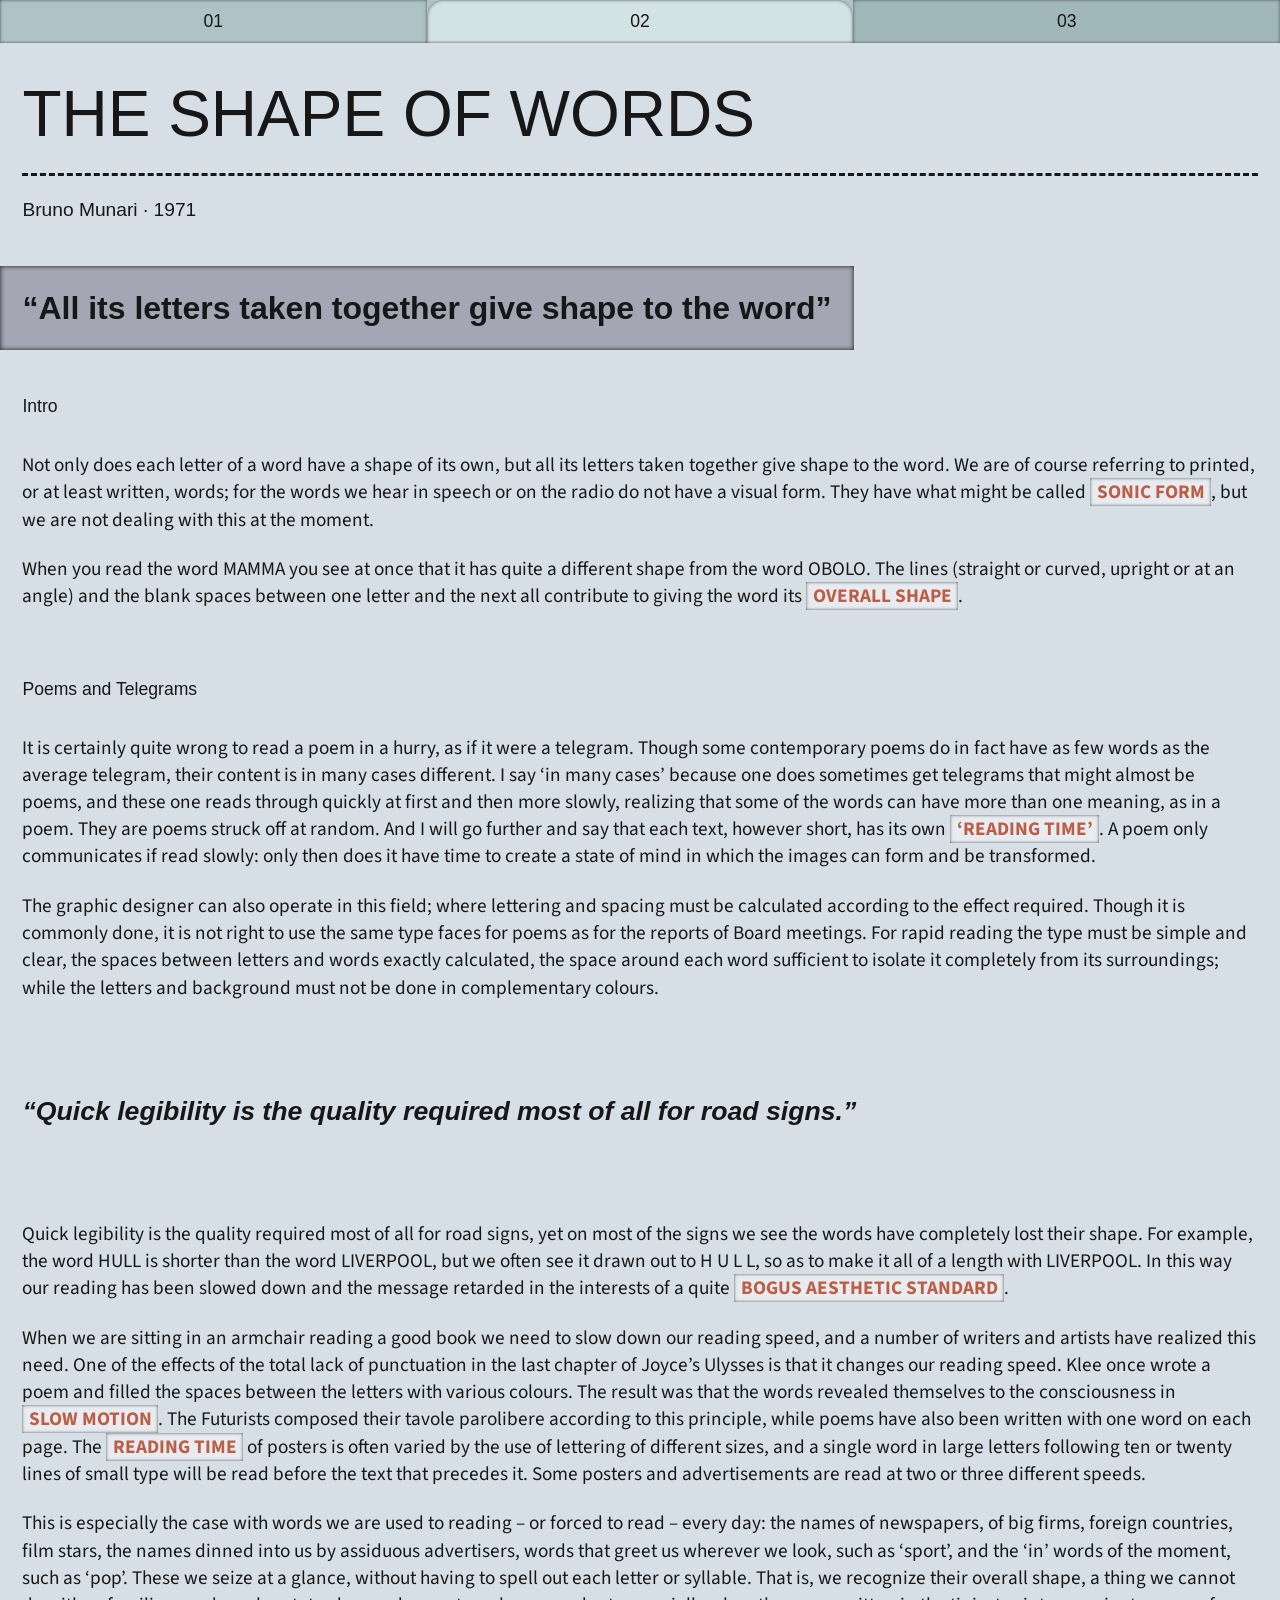
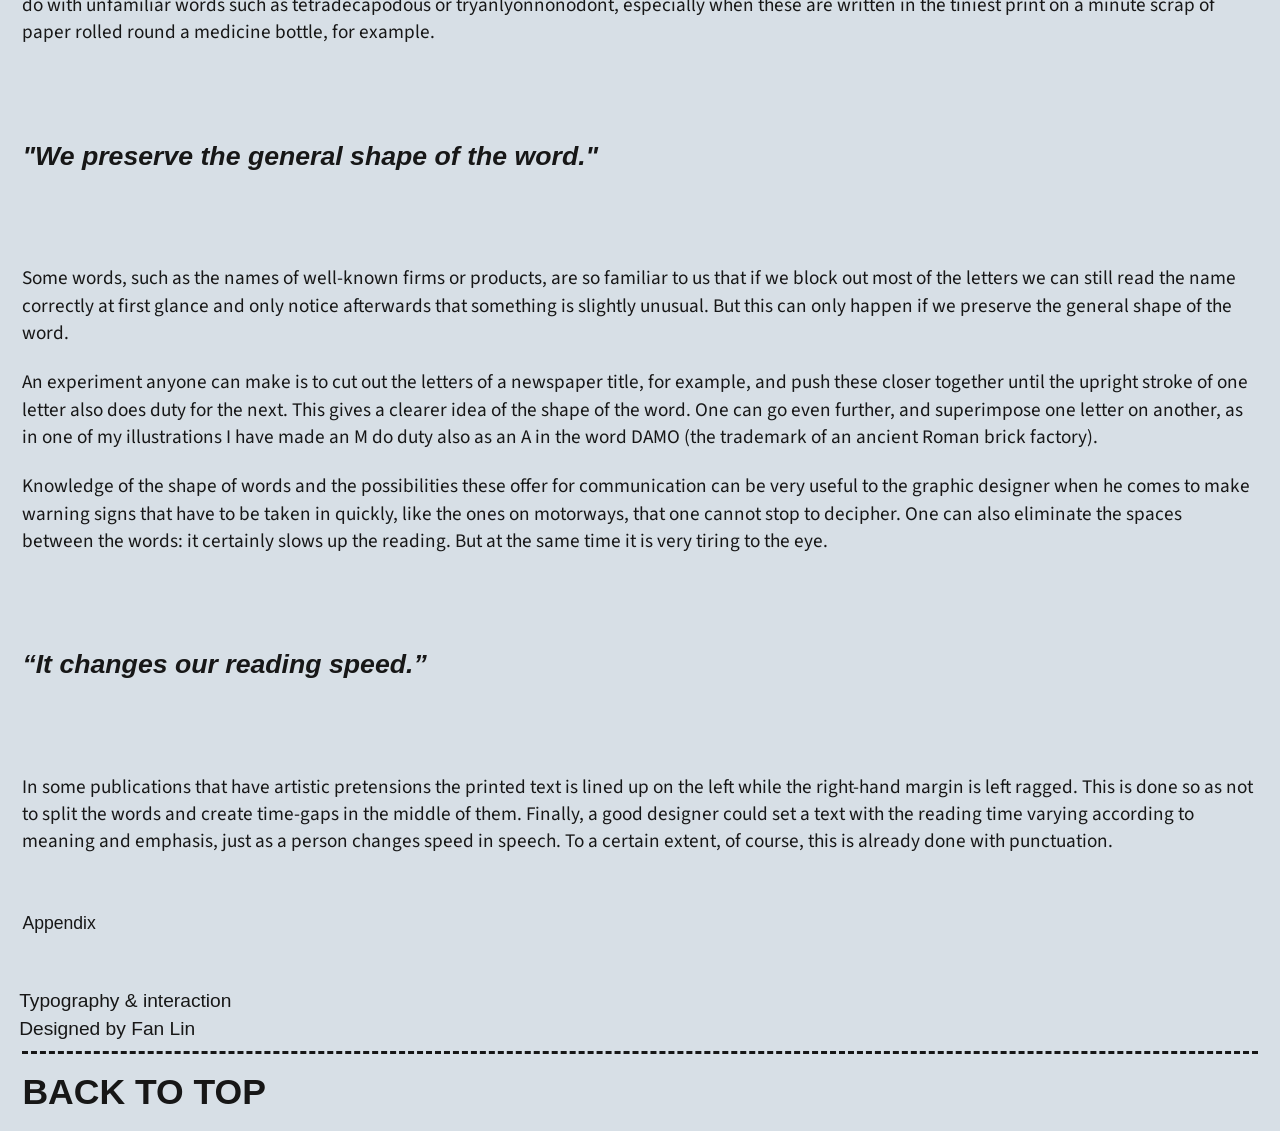
<file: Direction 2/index.html>
<!doctype html>
<html lang="en">

	<head>
		<meta name="viewport" content="width=device-width, initial-scale=1">
		<title>Binding-Direction2</title>
		<link rel="stylesheet" href="style.css">
		<link rel="stylesheet" href="../styles/common.css">
		<link rel="stylesheet" href="../styles/reset.css">
		<link rel="preconnect" href="https://fonts.googleapis.com">
		<link rel="preconnect" href="https://fonts.gstatic.com" crossorigin>
		<link href="https://fonts.googleapis.com/css2?family=Source+Sans+3:wght@400;500;600;700&display=swap" rel="stylesheet">
		<link href="https://fonts.googleapis.com/css2?family=Cutive+Mono&display=swap" rel="stylesheet">
	</head>

<body>
	<nav>
		<a class="direction-1" href="direction-1">01</a>
		<a class="direction-2" href="direction-2">02</a>
		<a class="direction-3" href="direction-3">03</a>
	</nav>

	<header>
		<h1>The Shape of Words</h1>
		<h2>Bruno Munari · 1971</h2>
	</header>

	<main>
		<blockquote class="first-quote">“All its letters taken together give shape to the word”</blockquote>

		<article>
			<section>
				<h3>Intro</h3>
				<p>Not only does each letter of a word have a shape of its own, but all its letters taken together give shape to the word. We are of course referring to printed, or at least written, words; for the words we hear in speech or on the radio do not have a visual form. They have what might be called
					<em>sonic form</em>, but we are not dealing with this at the moment.</p>
				<p>When you read the word MAMMA you see at once that it has quite a different shape from the word OBOLO. The lines (straight or curved, upright or at an angle) and the blank spaces between one letter and the next all contribute to giving the word its
					<em>overall shape</em>.</p>
			</section>

			<section>
				<h3>Poems and Telegrams</h3>
				<p>It is certainly quite wrong to read a poem in a hurry, as if it were a telegram. Though some contemporary poems do in fact have as few words as the average telegram, their content is in many cases different. I say ‘in many cases’ because one does sometimes get telegrams that might almost be poems, and these one reads through quickly at first and then more slowly, realizing that some of the words can have more than one meaning, as in a poem. They are poems struck off at random. And I will go further and say that each text, however short, has its own
					<em>‘reading time’</em>. A poem only communicates if read slowly: only then does it have time to create a state of mind in which the images can form and be transformed.</p>
				<p>The graphic designer can also operate in this field; where lettering and spacing must be calculated according to the effect required. Though it is commonly done, it is not right to use the same type faces for poems as for the reports of Board meetings. For rapid reading the type must be simple and clear, the spaces between letters and words exactly calculated, the space around each word sufficient to isolate it completely from its surroundings; while the letters and background must not be done in complementary colours.</p>
				<blockquote>“Quick legibility is the quality required most of all for road signs.”</blockquote>
				<p>Quick legibility is the quality required most of all for road signs, yet on most of the signs we see the words have completely lost their shape. For example, the word HULL is shorter than the word LIVERPOOL, but we often see it drawn out to H U L L, so as to make it all of a length with LIVERPOOL. In this way our reading has been slowed down and the message retarded in the interests of a quite
					<em>bogus aesthetic standard</em>.</p>
				<p>When we are sitting in an armchair reading a good book we need to slow down our reading speed, and a number of writers and artists have realized this need. One of the effects of the total lack of punctuation in the last chapter of Joyce’s Ulysses is that it changes our reading speed. Klee once wrote a poem and filled the spaces between the letters with various colours. The result was that the words revealed themselves to the consciousness in
					<em>slow motion</em>. The Futurists composed their tavole parolibere according to this principle, while poems have also been written with one word on each page. The
					<em>reading time</em> of posters is often varied by the use of lettering of different sizes, and a single word in large letters following ten or twenty lines of small type will be read before the text that precedes it. Some posters and advertisements are read at two or three different speeds.</p>
				<p>This is especially the case with words we are used to reading – or forced to read – every day: the names of newspapers, of big firms, foreign countries, film stars, the names dinned into us by assiduous advertisers, words that greet us wherever we look, such as ‘sport’, and the ‘in’ words of the moment, such as ‘pop’. These we seize at a glance, without having to spell out each letter or syllable. That is, we recognize their overall shape, a thing we cannot do with unfamiliar words such as tetradecapodous or tryanlyonnonodont, especially when these are written in the tiniest print on a minute scrap of paper rolled round a medicine bottle, for example.</p>
				<blockquote>"We preserve the general shape of the word."</blockquote>
				<p>Some words, such as the names of well-known firms or products, are so familiar to us that if we block out most of the letters we can still read the name correctly at first glance and only notice afterwards that something is slightly unusual. But this can only happen if we preserve the general shape of the word.</p>
				<p>An experiment anyone can make is to cut out the letters of a newspaper title, for example, and push these closer together until the upright stroke of one letter also does duty for the next. This gives a clearer idea of the shape of the word. One can go even further, and superimpose one letter on another, as in one of my illustrations I have made an M do duty also as an A in the word DAMO (the trademark of an ancient Roman brick factory).</p>
				<p>Knowledge of the shape of words and the possibilities these offer for communication can be very useful to the graphic designer when he comes to make warning signs that have to be taken in quickly, like the ones on motorways, that one cannot stop to decipher. One can also eliminate the spaces between the words: it certainly slows up the reading. But at the same time it is very tiring to the eye.</p>
				<blockquote>“It changes our reading speed.”</blockquote>
				<p>In some publications that have artistic pretensions the printed text is lined up on the left while the right-hand margin is left ragged. This is done so as not to split the words and create time-gaps in the middle of them. Finally, a good designer could set a text with the reading time varying according to meaning and emphasis, just as a person changes speed in speech. To a certain extent, of course, this is already done with punctuation.</p>
			</section>

		</article>

		<details id="Appendix">
			<summary>
				<h3>Appendix</h3>
			</summary>
			<ul>
				<li><a href="https://readings.design/PDF/Bruno-Munari-The-Shape-of-Words-and-Poems-and-Telegrams-in-Design-as-Art-1971.pdf">The Shape of Words and Poems and Telegrams - Bruno Munari</a></li>
				<li><a href="https://typetype.org/blog/legibility-vs-readability-what-is-the-difference/">Legibility vs Readability: What’s the Difference? — TypeType</a></li>
				<li><a href="https://en.wikipedia.org/wiki/Telegram">Telegram - Wikipedia</a></li>
				<li><a href="https://www.gutenberg.org/ebooks/4300">Ulysses - Project Gutenberg</a></li>
			</ul>
		</details>

	</main>

	<footer>
		<section>
			<p>Typography & interaction</p>
			<p>Designed by Fan Lin</p>
		</section>
		<a id="top" href="#">Back to Top</a>
	</footer>
</body>

<html>
</file>
<file: Direction 1/style.css>
:root{
	/* color */
	--bg-color:#F2EFE6;
	--text-color:#171717;
	--em-red:#D52B1E;
	--em-yellow:#F2C230;
	--em-blue:#2457A6;

	/* size */
	--h1-size:4rem;
	--h2-size:1.3rem;
	--h3-size:1.1rem;
	--quote-size:2rem;
	--text-size:1.1rem;


	/* font */
	--text-font:'Noto Sans', sans-serif;
	--display-font:'IBM Plex Mono', monospace;

	/* space */
	--block-space:0.7rem;
	--inline-space:calc(var(--block-space)*2);
}

body{
	background-color: var(--bg-color);
	color:var(--text-color);

	h3{
		font-family: var(--display-font);
		font-size: var(--h3-size);
		font-weight: 500;
		background-color: var(--em-red);
		color: var(--bg-color);
		padding-block:var(--block-space);
		padding-inline:var(--inline-space);
		position:sticky;
		top:2.85rem;
	}


	nav{
			font-family: var(--display-font);
			font-size: var(--h3-size);
			font-weight: 500;
			display: flex;
			width: 100%;
			position: sticky;
			top:0;
			z-index: 100;

			.direction-1,.direction-2,.direction-3{
				padding-block:var(--block-space);
				flex:1;
				text-align: center;
			}

			.direction-1{
				background-color: var(--em-red);
				color: var(--bg-color);
			}

			.direction-2{
				background-color: var(--em-yellow);
				color: var(--bg-color);
			}

			.direction-3{
				background-color: var(--em-blue);
				color: var(--bg-color);
			}
		}

	header{
		font-family: var(--display-font);

		h1{
			font-size: var(--h1-size);
			font-weight: bolder;
			text-transform: uppercase;
			background-color: var(--text-color);
			color: var(--bg-color);
			padding-inline:var(--inline-space);
		}

		h2{
			font-size: var(--h2-size);
			color: var(--text-color);
			border:0.2rem solid var(--text-color);
			padding-block:var(--block-space);
			padding-inline:var(--inline-space);
			margin-block-end:var(--block-space);
		}
	}

	main{
		blockquote{
			font-family: var(--display-font);
			font-size:var(--quote-size);
			font-weight: 700;
			line-height: 2.5rem;
			margin-block:calc(var(--block-space)*3);
			margin-inline:var(--inline-space);
		}

		em{
			font-weight: 700;
			text-transform: uppercase;
			color: var(--em-red);
		}

		article{
			blockquote{
				font-size:calc(var(--quote-size)/1.2);
				font-style: italic;
				border-block:1rem solid var(--em-red);
				color: var(--text-color);
				padding-inline: var(--inline-space);
				padding-block: calc(var(--inline-space)*2);
				margin-inline:0;
			}

			section{
				h3{
					margin-block-end:calc(var(--block-space)*1.1);
				}

				&:nth-child(2){
					margin-block-start:calc(var(--block-space)*4);
				}
			}

			p{
				font-size: var(--text-size);
				font-family: var(--text-font);
				padding-inline:var(--inline-space);
				padding-block:var(--block-space);
				line-height: 1.7rem;
			}

		}

		details{
			h3{
				margin-block-start:calc(var(--block-space)*3);
				z-index: 2;
			}

			ul{
				text-decoration: underline;
				font-family: var(--text-font);
				margin-block:var(--block-space);
			}

			li{
				padding-inline:var(--inline-space);
				padding-block:calc(var(--block-space)/2);
			}
		}
	}

	footer{
		margin-block-start: calc(var(--block-space)*3);

		section{
			font-size: var(--h2-size);
			font-family: var(--display-font);
			color: var(--text-color);
			border:0.2rem solid var(--text-color);
			padding-block:var(--block-space);

			p{
				margin-inline:1.2rem;
				&:nth-child(2){
					margin-block-start: calc(var(--block-space)/1.8);
				}
			}
		}

		#top{
			display: block;
			text-align: center;
			font-family: var(--display-font);
			font-size: calc(var(--h1-size)/1.8);
			font-weight: bolder;
			text-transform: uppercase;
			background-color: var(--text-color);
			color: var(--bg-color);
			padding-inline:var(--inline-space);
			padding-block:calc(var(--block-space)*1.6);
		}
	}



}
</file>
<file: styles/common.css>
:root{
	/* font */
	--text-font:'Source Sans 3', sans-serif;
	--display-font:'Syne', sans-serif;

	/* color */
	--bg-color:#d7dfe6;
	--text-color:#171717;
	--link:#276ba6;
	--light-grey:rgb(232, 236, 240);
	--grey:rgb(164, 167, 179);
	--dark-grey:rgb(73, 75, 77);

	/* size */
	--h1-size:4rem;
	--h2-size:1.2rem;
	--h3-size:1.1rem;
	--text-size:1.2rem;
	--quote-size:2rem;

	/* space */
	--block-space:0.7rem;
	--inline-space:calc(var(--block-space)*2);
}

body{
	background-color: var(--bg-color);
	color:var(--text-color);
}

blockquote{
	font-family: var(--display-font);
	font-size:var(--quote-size);
	font-weight: 700;
	line-height: 2.5rem;
	margin-block:calc(var(--block-space)*3);
	margin-inline:var(--inline-space);
	width: fit-content;

	&:nth-child(1){
		background-color: var(--grey);
		box-shadow: inset 0 0 0.3rem var(--text-color);
		padding: var(--inline-space);
		margin-inline: 0;
	}
}

em{
	font-weight: 600;
	text-transform: uppercase;
	padding-inline: 0.4rem;
	white-space: nowrap;
	background-color: var(--light-grey);
	color:var(--text-color);
	box-shadow: inset 0 0 0.2rem var(--dark-grey);
	}

strong{
	font-weight: 700;
}


nav{
	background-color: var(--bg-color);
	font-family: var(--display-font);
	font-size: var(--h3-size);
	font-weight: 500;
	width: 100%;
	position: sticky;
	top:0;
	z-index: 100;

	ol {
			display: flex;
		}

	.home,.direction-1,.direction-2,.direction-3{
		padding-block:calc(var(--block-space)*2);
		flex:1;
		text-align: center;
		background-color: var(--light-grey);
		color: var(--text-color);
		box-shadow: inset 0 0 0.2rem var(--dark-grey);
		}
	}

header{
	font-family: var(--display-font);

	section{
		h1{
				font-size: var(--h1-size);
				text-transform: uppercase;
				color: var(--text-color);
				padding-block: calc(var(--block-space)*2);
				padding-inline: calc(var(--block-space)*2.4);
				background-color: var(--light-grey);
				box-shadow: inset 0 0 0.3rem var(--dark-grey);
				width: fit-content;
			}

			h2{
				font-size: var(--h2-size);
				color: var(--text-color);
				padding-block:var(--block-space);
				padding-inline:var(--inline-space);
				background-color: var(--grey);
				box-shadow: inset 0 0 0.2rem var(--text-color);
			}

			h3{
				background-color: var(--grey);
				box-shadow: inset 0 0 0.2rem var(--text-color);
			}
	}

}

main{
	line-height: 1.4rem;


	details{
			margin-block-end:calc(var(--block-space)*3);

			summary{
				position:sticky;
				top:4.1rem;
			}

			h3{
				margin-block-start:calc(var(--block-space)*3);
				z-index: 2;
			}

			ul{
				text-decoration: underline;
				margin-block:calc(var(--block-space)*2);
			}

			li{
				font-family: var(--text-font);
				font-size: var(--text-size);
				line-height: 2rem;
				padding-inline:var(--inline-space);
				padding-block-end:calc(var(--block-space)/1.8);
			}
		}
}



/* I want to testing the darkmode version */
/* https://developer.mozilla.org/en-US/docs/Web/CSS/Reference/At-rules/@media/prefers-color-scheme */
/* https://developer.mozilla.org/en-US/docs/Web/CSS/Reference/Values/filter-function/invert */
@media (prefers-color-scheme: dark) {
  html {
    filter: invert(1);
  }
}
</file>
<file: Direction 2/style.css>
:root{
	/* color */
	--bg-color:#d3e2e3;
	--text-color:#292923;
	--red:#bc5e46;
	--green:#536B57;

	/* nav color */
	--article-1: #aec3c5;
	--article-2: #d3e2e3;
    --article-3: #a1b8ba;

	/* size */
	--h1-size:4rem;
	--h2-size:1.3rem;
	--h3-size:1.1rem;
	--quote-size:2rem;
	--text-size:1.1rem;


	/* font */
	--text-font:'Noto Sans', sans-serif;
	--display-font:'Cutive Mono', monospace;

	/* space */
	--block-space:0.7rem;
	--inline-space:calc(var(--block-space)*2);
}

body{
	background-color: var(--bg-color);
	color:var(--text-color);

	nav{
		background-color: var(--article-1);
		font-family: var(--display-font);
		font-size: var(--h3-size);
		font-weight: 500;
		display: flex;
		width: 100%;
		position: sticky;
		top:0;
		z-index: 100;

		.direction-1,.direction-2,.direction-3{
			padding-block:var(--block-space);
			flex:1;
			text-align: center;
			}

		.direction-1{
			background-color: var(--article-1);
			color: var(--text-color);
			}

		.direction-2{
			background-color: var(--article-2);
			color: var(--text-color);
			border-radius: 1rem 1rem 0 0;
			}

		.direction-3{
			background-color: var(--article-3);
			color: var(--text-color);
			}
		}

	h3{
		font-family: var(--display-font);
		font-size: var(--h3-size);
		font-weight: 500;
		color: var(--text-color);
		padding-block:var(--block-space);
		padding-inline:var(--inline-space);
		position:sticky;
		top:2.85rem;
	}

	header{
		font-family: var(--display-font);

		h1{
			font-size: var(--h1-size);
			text-transform: uppercase;
			color: var(--text-color);
			padding-block: calc(var(--block-space)*2);
			border-block-end:0.2rem dashed var(--text-color);
			margin-inline: calc(var(--block-space)*2);
			margin-block: var(--block-space);
		}

		h2{
			font-size: var(--h2-size);
			color: var(--text-color);
			padding-block:var(--block-space);
			padding-inline:var(--inline-space);
			margin-block-end:var(--block-space);
		}
	}

	main{
		blockquote{
			font-family: var(--display-font);
			font-size:var(--quote-size);
			font-weight: 700;
			line-height: 2.5rem;
			margin-block:calc(var(--block-space)*3);
			margin-inline:var(--inline-space);
		}

		em{
			font-weight: 700;
			text-transform: uppercase;
			color: var(--red);
		}

		article{
			blockquote{
				font-size:calc(var(--quote-size)/1.2);
				font-style: italic;
				border-block:1rem solid var(--em-red);
				color: var(--text-color);
				padding-inline: var(--inline-space);
				padding-block: calc(var(--inline-space)*2);
				margin-inline:0;
			}

			section{
				h3{
					margin-block-end:calc(var(--block-space)*1.1);
				}

				&:nth-child(2){
					margin-block-start:calc(var(--block-space)*4);
				}
			}

			p{
				font-size: var(--text-size);
				font-family: var(--text-font);
				padding-inline:var(--inline-space);
				padding-block:var(--block-space);
				line-height: 1.7rem;
			}

		}

		details{
			h3{
				margin-block-start:calc(var(--block-space)*3);
				z-index: 2;
			}

			ul{
				text-decoration: underline;
				font-family: var(--text-font);
				margin-block:var(--block-space);
			}

			li{
				padding-inline:var(--inline-space);
				padding-block:calc(var(--block-space)/2);
			}
		}
	}

	footer{
		margin-block-start: calc(var(--block-space)*3);

		section{
			font-size: var(--h2-size);
			font-family: var(--display-font);
			color: var(--text-color);
			padding-block:var(--block-space);

			p{
				margin-inline:1.2rem;
				&:nth-child(2){
					margin-block-start: calc(var(--block-space)/1.8);
				}
			}
		}

		#top{
			display: block;
			font-family: var(--display-font);
			font-size: calc(var(--h1-size)/1.8);
			font-weight: bolder;
			text-transform: uppercase;
			color: var(--text-color);
			margin-inline:var(--inline-space);
			padding-block:calc(var(--block-space)*1.6);
			border-block-start:0.2rem dashed var(--text-color);
		}
	}


}
</file>
